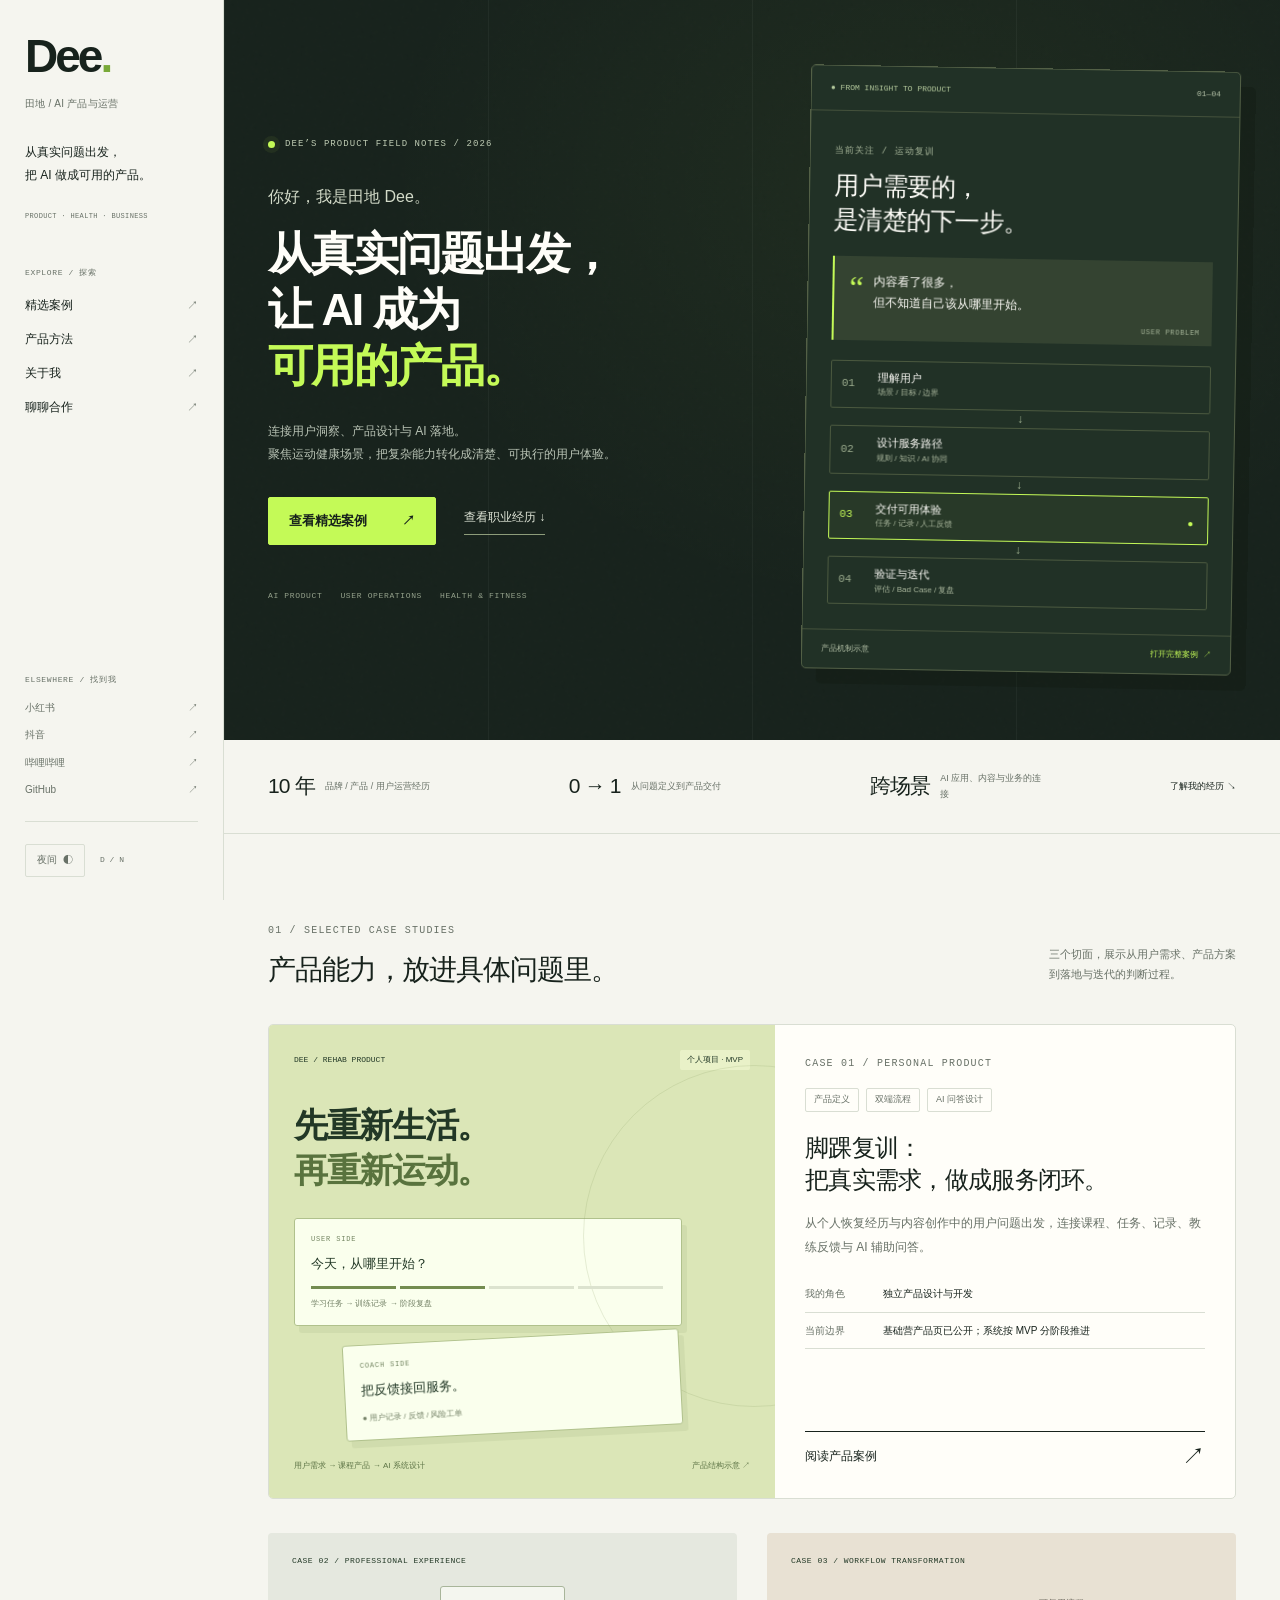
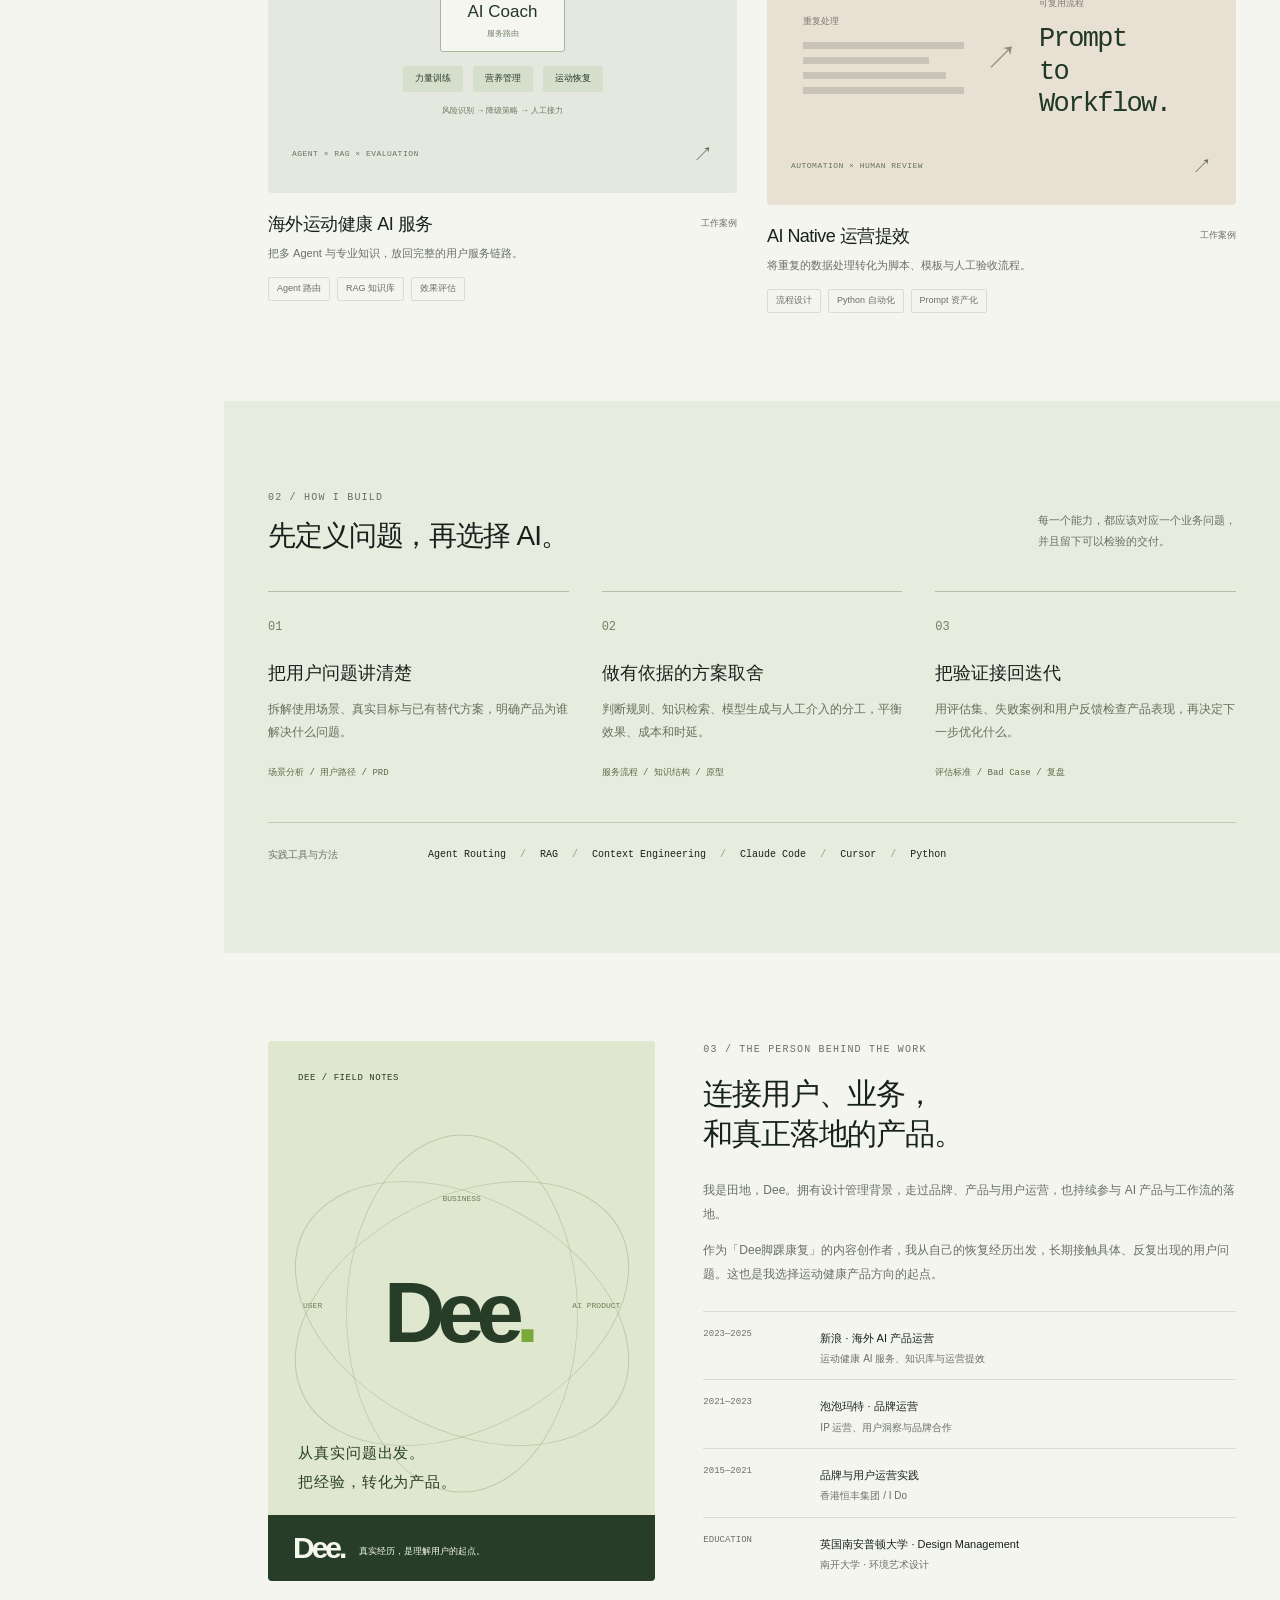
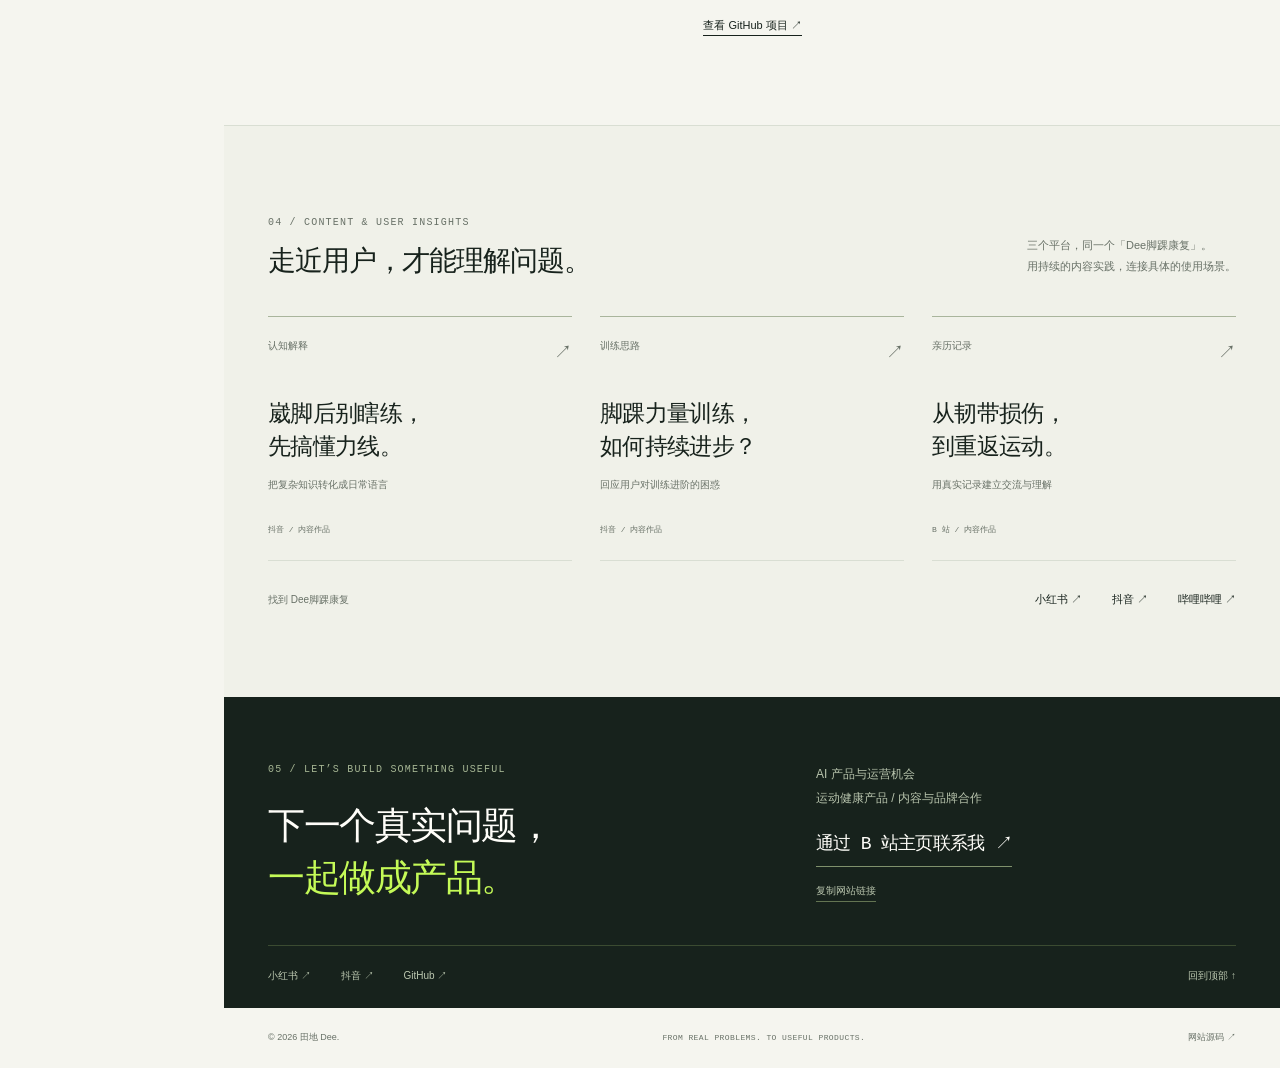
<file: index.html>
<!doctype html>
<html lang="zh-CN"><head><meta charset="utf-8"><meta name="viewport" content="width=device-width,initial-scale=1"><title>田地 Dee｜AI 产品与运营</title><meta name="description" content="田地 Dee 的 AI 产品作品集。从运动健康的真实问题出发，展示产品设计、Agent、RAG、效果评估与运营提效实践。"><meta name="theme-color" content="#17221c"><meta property="og:title" content="田地 Dee｜AI 产品与运营"><meta property="og:description" content="从真实问题出发，让 AI 成为可用的产品。"><link rel="icon" href="assets/favicon.svg" type="image/svg+xml"><link rel="stylesheet" href="assets/style.css?v=20261019-motion"><script src="assets/site.js?v=20261019-motion" defer></script></head>
<body class="portfolio-layout"><a class="skip-link" href="#main">跳到主要内容</a>
<header class="site-header"><nav class="container nav" aria-label="主导航"><a class="brand" href="./" aria-label="田地 Dee 首页"><span class="wordmark">Dee<span>.</span></span><small>田地 / AI 产品与运营</small></a><div class="rail-profile"><p>从真实问题出发，<br>把 AI 做成可用的产品。</p><span>PRODUCT · HEALTH · BUSINESS</span></div><button class="menu-toggle" type="button" aria-controls="navigation" aria-expanded="false">菜单 ☰</button><div class="nav-links" id="navigation"><span class="rail-label">EXPLORE / 探索</span><a href="./#work">精选案例 <span>↗</span></a><a href="./#approach">产品方法 <span>↗</span></a><a href="./#about">关于我 <span>↗</span></a><a href="./#contact">聊聊合作 <span>↗</span></a></div><div class="rail-social"><span class="rail-label">ELSEWHERE / 找到我</span><a href="https://www.xiaohongshu.com/user/profile/5ed66f8f000000000100154d" target="_blank" rel="noopener">小红书 <span>↗</span></a><a href="https://v.douyin.com/60PGWPaqGlk/" target="_blank" rel="noopener">抖音 <span>↗</span></a><a href="https://space.bilibili.com/312870948" target="_blank" rel="noopener">哔哩哔哩 <span>↗</span></a><a href="https://github.com/tiandee0801-stack" target="_blank" rel="noopener">GitHub <span>↗</span></a></div><div class="rail-footer"><button class="appearance-toggle" type="button" aria-label="切换至夜间模式" aria-pressed="false">夜间 ◐</button><span>D / N</span></div></nav></header>
<main id="main"><section class="hero"><div class="container hero-grid"><div class="hero-copy"><p class="eyebrow"><span class="signal"></span> DEE’S PRODUCT FIELD NOTES / 2026</p><p class="hero-name">你好，我是田地 Dee。</p><h1><span class="hero-line">从真实问题出发，</span><span class="hero-line">让 AI 成为</span><span class="hero-line hero-accent">可用的产品。</span></h1><p class="hero-description">连接用户洞察、产品设计与 AI 落地。<br>聚焦运动健康场景，把复杂能力转化成清楚、可执行的用户体验。</p><div class="actions"><a class="button lime" href="#work">查看精选案例 <span>↗</span></a><a class="hero-resume" href="#about">查看职业经历 ↓</a></div><div class="hero-foot"><span>AI PRODUCT</span><span>USER OPERATIONS</span><span>HEALTH & FITNESS</span></div></div><div class="product-board" aria-label="从用户问题到产品交付的机制示意"><div class="board-top"><span>● FROM INSIGHT TO PRODUCT</span><span>01—04</span></div><div class="board-heading"><span class="overline">当前关注 / 运动复训</span><h2>用户需要的，<br>是清楚的下一步。</h2></div><div class="board-question"><span aria-hidden="true">“</span><p>内容看了很多，<br>但不知道自己该从哪里开始。</p><small>USER PROBLEM</small></div><div class="board-path"><div><b>01</b><span>理解用户<small>场景 / 目标 / 边界</small></span></div><i>↓</i><div><b>02</b><span>设计服务路径<small>规则 / 知识 / AI 协同</small></span></div><i>↓</i><div class="path-active"><b>03</b><span>交付可用体验<small>任务 / 记录 / 人工反馈</small></span><em>●</em></div><i>↓</i><div><b>04</b><span>验证与迭代<small>评估 / Bad Case / 复盘</small></span></div></div><div class="board-bottom"><span>产品机制示意</span><a href="case-ankle.html">打开完整案例 ↗</a></div></div></div></section>
<div class="proof-strip"><div class="container proof-grid"><p><strong>10 年</strong><span>品牌 / 产品 / 用户运营经历</span></p><p><strong>0 → 1</strong><span>从问题定义到产品交付</span></p><p><strong>跨场景</strong><span>AI 应用、内容与业务的连接</span></p><a href="#about">了解我的经历 ↘</a></div></div>
<section class="section container" id="work" aria-labelledby="work-title"><div class="section-heading"><div><p class="eyebrow">01 / SELECTED CASE STUDIES</p><h2 id="work-title">产品能力，放进具体问题里。</h2></div><p>三个切面，展示从用户需求、产品方案<br>到落地与迭代的判断过程。</p></div><article class="featured-case"><div class="featured-visual"><div class="visual-top"><span>DEE / REHAB PRODUCT</span><span>个人项目 · MVP</span></div><div class="visual-title">先重新生活。<br><span>再重新运动。</span></div><div class="service-preview"><div class="preview-person"><span>USER SIDE</span><strong>今天，从哪里开始？</strong><div class="task-progress"><i></i><i></i><i></i><i></i></div><p>学习任务 → 训练记录 → 阶段复盘</p></div><div class="preview-coach"><span>COACH SIDE</span><strong>把反馈接回服务。</strong><p>● 用户记录 / 反馈 / 风险工单</p></div></div><div class="visual-bottom">用户需求 → 课程产品 → AI 系统设计 <span>产品结构示意 ↗</span></div></div><div class="featured-copy"><p class="eyebrow">CASE 01 / PERSONAL PRODUCT</p><div class="case-tags"><span>产品定义</span><span>双端流程</span><span>AI 问答设计</span></div><h3>脚踝复训：<br>把真实需求，做成服务闭环。</h3><p>从个人恢复经历与内容创作中的用户问题出发，连接课程、任务、记录、教练反馈与 AI 辅助问答。</p><dl class="case-facts"><div><dt>我的角色</dt><dd>独立产品设计与开发</dd></div><div><dt>当前边界</dt><dd>基础营产品页已公开；系统按 MVP 分阶段推进</dd></div></dl><a class="case-link" href="case-ankle.html">阅读产品案例 <span>↗</span></a></div></article>
<div class="secondary-cases"><article class="work-card"><a class="work-cover agent-cover" href="case-health-ai.html" aria-label="阅读海外运动健康 AI 服务案例"><span class="cover-kicker">CASE 02 / PROFESSIONAL EXPERIENCE</span><div class="agent-map"><div class="agent-hub">AI Coach<span>服务路由</span></div><div class="agent-nodes"><span>力量训练</span><span>营养管理</span><span>运动恢复</span></div><div class="agent-guard">风险识别 → 降级策略 → 人工接力</div></div><span class="cover-footer">AGENT × RAG × EVALUATION <b>↗</b></span></a><div class="work-card-heading"><h3><a href="case-health-ai.html">海外运动健康 AI 服务</a></h3><span>工作案例</span></div><p>把多 Agent 与专业知识，放回完整的用户服务链路。</p><div class="case-tags"><span>Agent 路由</span><span>RAG 知识库</span><span>效果评估</span></div></article><article class="work-card"><a class="work-cover ops-cover" href="case-operations.html" aria-label="阅读 AI Native 运营提效案例"><span class="cover-kicker">CASE 03 / WORKFLOW TRANSFORMATION</span><div class="ops-graphic"><div class="ops-before"><span>重复处理</span><i></i><i></i><i></i><i></i></div><span class="ops-arrow">↗</span><div class="ops-after"><span>可复用流程</span><strong>Prompt<br>to Workflow.</strong></div></div><span class="cover-footer">AUTOMATION × HUMAN REVIEW <b>↗</b></span></a><div class="work-card-heading"><h3><a href="case-operations.html">AI Native 运营提效</a></h3><span>工作案例</span></div><p>将重复的数据处理转化为脚本、模板与人工验收流程。</p><div class="case-tags"><span>流程设计</span><span>Python 自动化</span><span>Prompt 资产化</span></div></article></div></section>
<section class="approach section" id="approach" aria-labelledby="approach-title"><div class="container"><div class="section-heading"><div><p class="eyebrow">02 / HOW I BUILD</p><h2 id="approach-title">先定义问题，再选择 AI。</h2></div><p>每一个能力，都应该对应一个业务问题，<br>并且留下可以检验的交付。</p></div><div class="method-grid"><article><span class="method-number">01</span><h3>把用户问题讲清楚</h3><p>拆解使用场景、真实目标与已有替代方案，明确产品为谁解决什么问题。</p><span class="method-output">场景分析 / 用户路径 / PRD</span></article><article><span class="method-number">02</span><h3>做有依据的方案取舍</h3><p>判断规则、知识检索、模型生成与人工介入的分工，平衡效果、成本和时延。</p><span class="method-output">服务流程 / 知识结构 / 原型</span></article><article><span class="method-number">03</span><h3>把验证接回迭代</h3><p>用评估集、失败案例和用户反馈检查产品表现，再决定下一步优化什么。</p><span class="method-output">评估标准 / Bad Case / 复盘</span></article></div><div class="capability-line"><span>实践工具与方法</span><p>Agent Routing <i>/</i> RAG <i>/</i> Context Engineering <i>/</i> Claude Code <i>/</i> Cursor <i>/</i> Python</p></div></div></section>
<section class="section container about-section" id="about" aria-labelledby="about-title"><div class="about-photo"><div class="identity-art" role="img" aria-label="Dee 个人品牌字标与用户、业务、AI交叉的职业方向示意"><span class="identity-kicker">DEE / FIELD NOTES</span><div class="identity-orbits"><i></i><i></i><i></i><b>Dee<span>.</span></b></div><div class="identity-axes"><span>USER</span><span>BUSINESS</span><span>AI PRODUCT</span></div><span class="identity-caption">从真实问题出发。<br>把经验，转化为产品。</span></div><div class="photo-caption"><strong>Dee.</strong><span>真实经历，是理解用户的起点。</span></div></div><div class="about-copy"><p class="eyebrow">03 / THE PERSON BEHIND THE WORK</p><h2 id="about-title">连接用户、业务，<br>和真正落地的产品。</h2><p>我是田地，Dee。拥有设计管理背景，走过品牌、产品与用户运营，也持续参与 AI 产品与工作流的落地。</p><p>作为「Dee脚踝康复」的内容创作者，我从自己的恢复经历出发，长期接触具体、反复出现的用户问题。这也是我选择运动健康产品方向的起点。</p><div class="timeline"><div><span>2023—2025</span><p><strong>新浪 · 海外 AI 产品运营</strong><small>运动健康 AI 服务、知识库与运营提效</small></p></div><div><span>2021—2023</span><p><strong>泡泡玛特 · 品牌运营</strong><small>IP 运营、用户洞察与品牌合作</small></p></div><div><span>2015—2021</span><p><strong>品牌与用户运营实践</strong><small>香港恒丰集团 / I Do</small></p></div><div><span>EDUCATION</span><p><strong>英国南安普顿大学 · Design Management</strong><small>南开大学 · 环境艺术设计</small></p></div></div><a class="text-link" href="https://github.com/tiandee0801-stack" target="_blank" rel="noopener">查看 GitHub 项目 ↗</a></div></section>
<section class="section content-section" aria-labelledby="content-title"><div class="container"><div class="section-heading"><div><p class="eyebrow">04 / CONTENT & USER INSIGHTS</p><h2 id="content-title">走近用户，才能理解问题。</h2></div><p>三个平台，同一个「Dee脚踝康复」。<br>用持续的内容实践，连接具体的使用场景。</p></div><div class="content-grid"><a class="content-item" href="https://www.douyin.com/video/7548331510332738856" target="_blank" rel="noopener"><span>认知解释 <i>↗</i></span><h3>崴脚后别瞎练，<br>先搞懂力线。</h3><p>把复杂知识转化成日常语言</p><small>抖音 / 内容作品</small></a><a class="content-item" href="https://www.douyin.com/video/7551758389132021044" target="_blank" rel="noopener"><span>训练思路 <i>↗</i></span><h3>脚踝力量训练，<br>如何持续进步？</h3><p>回应用户对训练进阶的困惑</p><small>抖音 / 内容作品</small></a><a class="content-item" href="https://www.bilibili.com/video/BV14r376tEyW/" target="_blank" rel="noopener"><span>亲历记录 <i>↗</i></span><h3>从韧带损伤，<br>到重返运动。</h3><p>用真实记录建立交流与理解</p><small>B 站 / 内容作品</small></a></div><div class="social-links"><span>找到 Dee脚踝康复</span><a href="https://www.xiaohongshu.com/user/profile/5ed66f8f000000000100154d" target="_blank" rel="noopener">小红书 ↗</a><a href="https://v.douyin.com/60PGWPaqGlk/" target="_blank" rel="noopener">抖音 ↗</a><a href="https://space.bilibili.com/312870948" target="_blank" rel="noopener">哔哩哔哩 ↗</a></div></div></section>
<section class="contact-section" id="contact" aria-labelledby="contact-title"><div class="container"><div class="contact-top"><div><p class="eyebrow">05 / LET’S BUILD SOMETHING USEFUL</p><h2 id="contact-title">下一个真实问题，<br><span>一起做成产品。</span></h2></div><div class="contact-details"><p>AI 产品与运营机会<br>运动健康产品 / 内容与品牌合作</p><a class="contact-email" href="https://space.bilibili.com/312870948" target="_blank" rel="noopener">通过 B 站主页联系我 ↗</a><button class="copy-button" type="button" data-copy="https://tiandee0801-stack.github.io/website/">复制网站链接</button></div></div><div class="contact-bottom"><a href="https://www.xiaohongshu.com/user/profile/5ed66f8f000000000100154d" target="_blank" rel="noopener">小红书 ↗</a><a href="https://v.douyin.com/60PGWPaqGlk/" target="_blank" rel="noopener">抖音 ↗</a><a href="https://github.com/tiandee0801-stack" target="_blank" rel="noopener">GitHub ↗</a><a href="#main">回到顶部 ↑</a></div></div></section></main><footer class="site-footer container"><span>© <span data-year>2026</span> 田地 Dee.</span><span>FROM REAL PROBLEMS. TO USEFUL PRODUCTS.</span><a href="https://github.com/tiandee0801-stack/website" target="_blank" rel="noopener">网站源码 ↗</a></footer><div class="toast" role="status" aria-live="polite"></div></body></html>
</file>
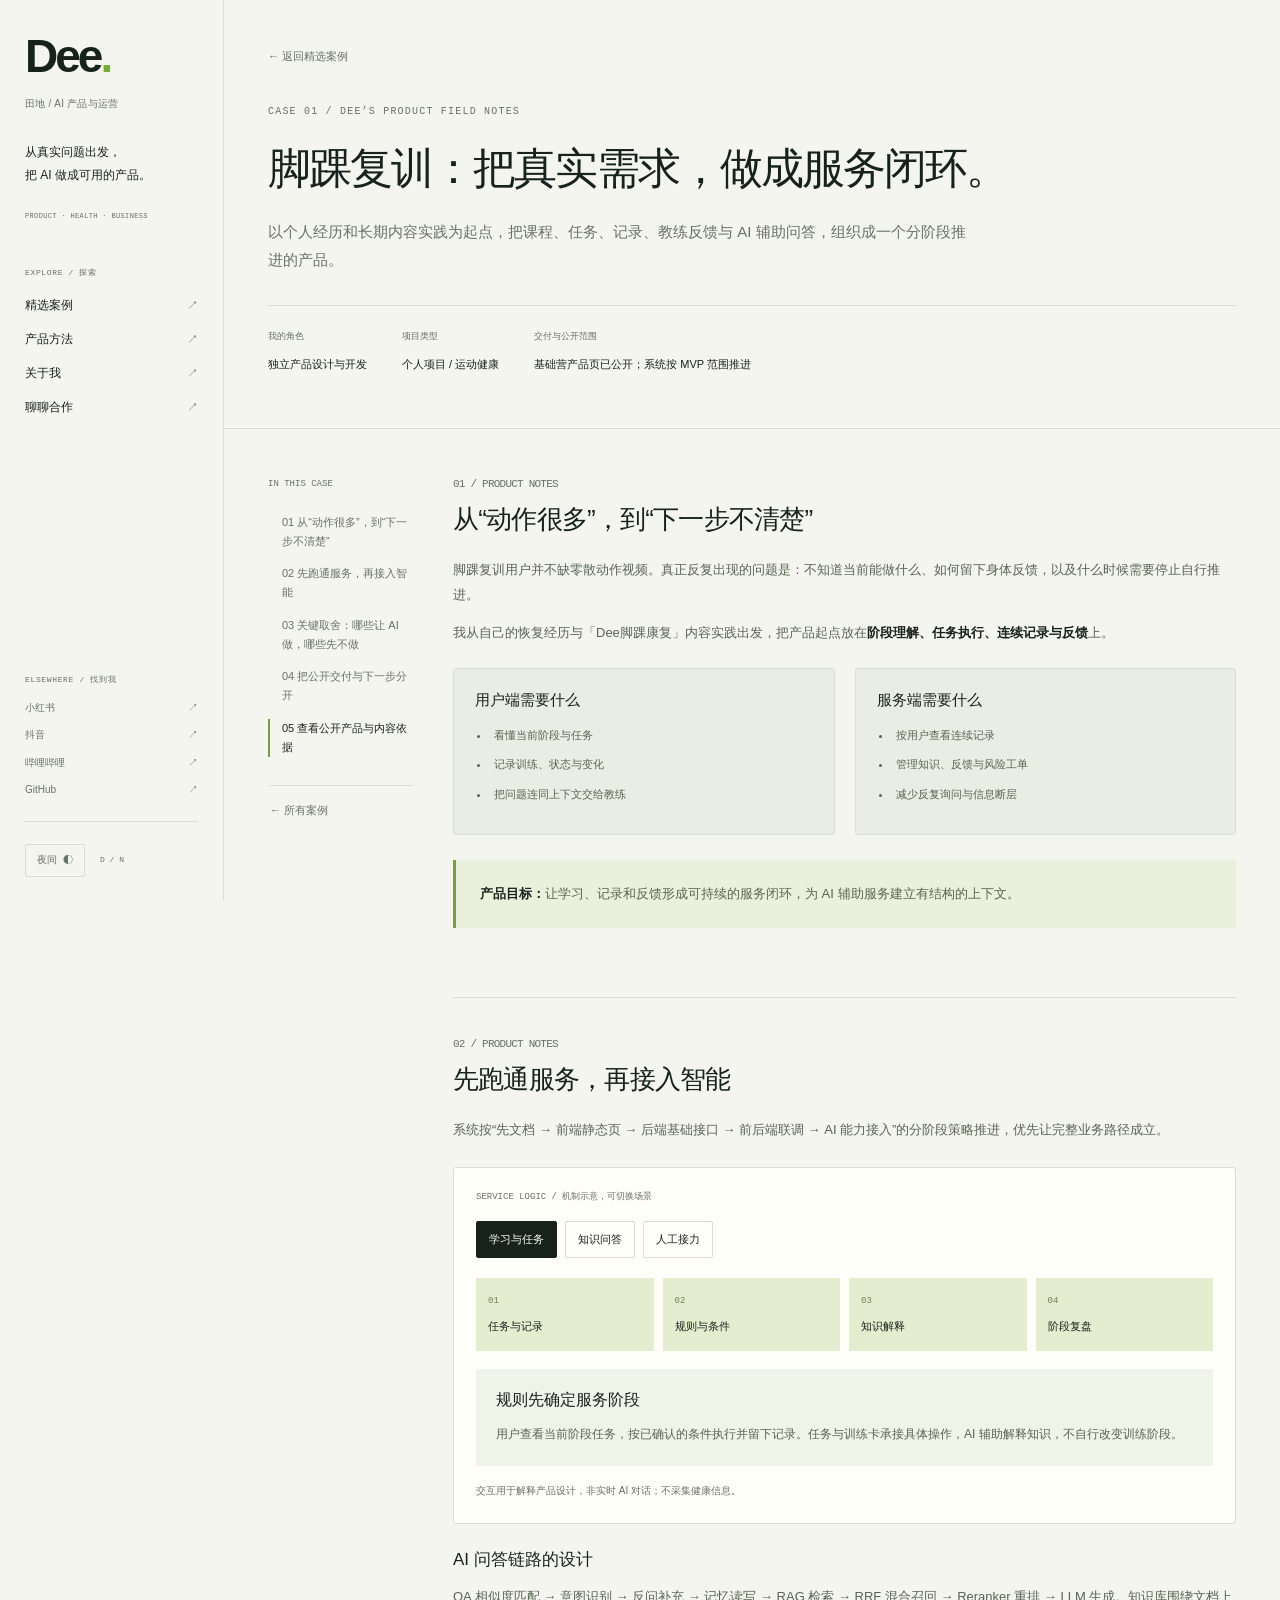
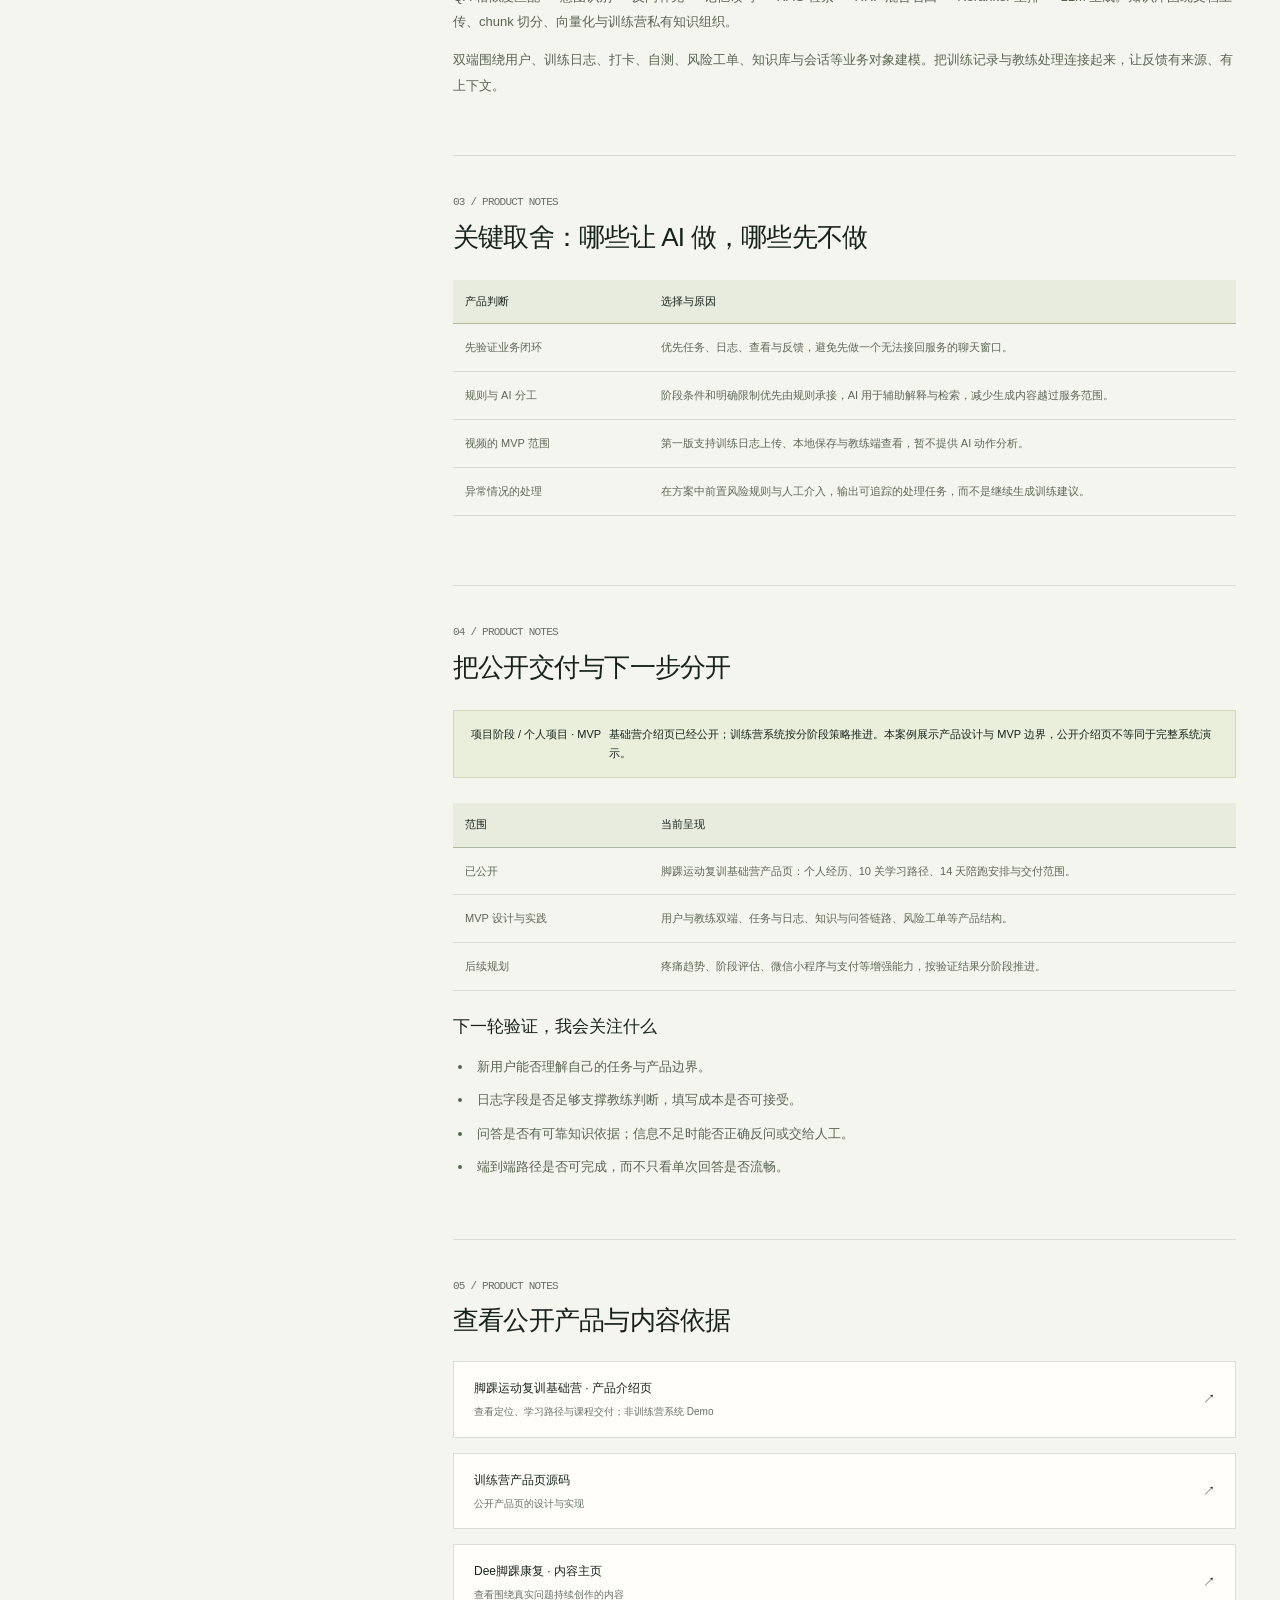
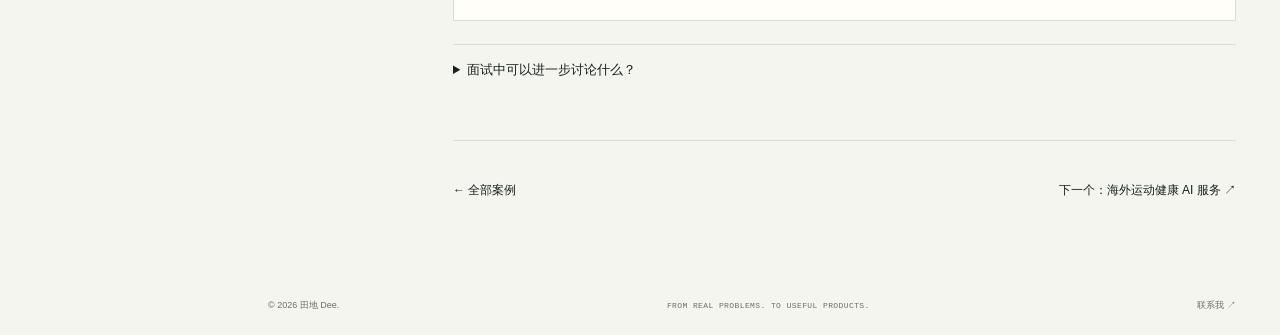
<file: case-ankle.html>
<!doctype html><html lang="zh-CN"><head><meta charset="utf-8"><meta name="viewport" content="width=device-width,initial-scale=1"><title>脚踝复训：把真实需求，做成服务闭环。｜田地 Dee</title><meta name="description" content="以个人经历和长期内容实践为起点，把课程、任务、记录、教练反馈与 AI 辅助问答，组织成一个分阶段推进的产品。"><meta name="theme-color" content="#17221c"><link rel="icon" href="assets/favicon.svg" type="image/svg+xml"><link rel="stylesheet" href="assets/style.css?v=20261019-motion"><script src="assets/site.js?v=20261019-motion" defer></script></head><body class="portfolio-layout"><a class="skip-link" href="#main">跳到主要内容</a><header class="site-header"><nav class="container nav" aria-label="主导航"><a class="brand" href="./" aria-label="田地 Dee 首页"><span class="wordmark">Dee<span>.</span></span><small>田地 / AI 产品与运营</small></a><div class="rail-profile"><p>从真实问题出发，<br>把 AI 做成可用的产品。</p><span>PRODUCT · HEALTH · BUSINESS</span></div><button class="menu-toggle" type="button" aria-controls="navigation" aria-expanded="false">菜单 ☰</button><div class="nav-links" id="navigation"><span class="rail-label">EXPLORE / 探索</span><a href="./#work">精选案例 <span>↗</span></a><a href="./#approach">产品方法 <span>↗</span></a><a href="./#about">关于我 <span>↗</span></a><a href="./#contact">聊聊合作 <span>↗</span></a></div><div class="rail-social"><span class="rail-label">ELSEWHERE / 找到我</span><a href="https://www.xiaohongshu.com/user/profile/5ed66f8f000000000100154d" target="_blank" rel="noopener">小红书 <span>↗</span></a><a href="https://v.douyin.com/60PGWPaqGlk/" target="_blank" rel="noopener">抖音 <span>↗</span></a><a href="https://space.bilibili.com/312870948" target="_blank" rel="noopener">哔哩哔哩 <span>↗</span></a><a href="https://github.com/tiandee0801-stack" target="_blank" rel="noopener">GitHub <span>↗</span></a></div><div class="rail-footer"><button class="appearance-toggle" type="button" aria-label="切换至夜间模式" aria-pressed="false">夜间 ◐</button><span>D / N</span></div></nav></header><main id="main"><div class="container case-hero"><a class="back-link" href="./#work">← 返回精选案例</a><p class="eyebrow">CASE 01 / DEE’S PRODUCT FIELD NOTES</p><h1>脚踝复训：把真实需求，做成服务闭环。</h1><p class="case-lead">以个人经历和长期内容实践为起点，把课程、任务、记录、教练反馈与 AI 辅助问答，组织成一个分阶段推进的产品。</p><div class="case-meta"><div><span>我的角色</span><strong>独立产品设计与开发</strong></div><div><span>项目类型</span><strong>个人项目 / 运动健康</strong></div><div><span>交付与公开范围</span><strong>基础营产品页已公开；系统按 MVP 范围推进</strong></div></div></div><div class="container case-layout"><aside class="case-toc" aria-label="案例目录"><span>IN THIS CASE</span><a href="#s1">01 从“动作很多”，到“下一步不清楚”</a><a href="#s2">02 先跑通服务，再接入智能</a><a href="#s3">03 关键取舍：哪些让 AI 做，哪些先不做</a><a href="#s4">04 把公开交付与下一步分开</a><a href="#s5">05 查看公开产品与内容依据</a><a class="toc-back" href="./#work">← 所有案例</a></aside><article class="case-article"><section id="s1"><h2><span>01 / PRODUCT NOTES</span>从“动作很多”，到“下一步不清楚”</h2><p>脚踝复训用户并不缺零散动作视频。真正反复出现的问题是：不知道当前能做什么、如何留下身体反馈，以及什么时候需要停止自行推进。</p><p>我从自己的恢复经历与「Dee脚踝康复」内容实践出发，把产品起点放在<strong>阶段理解、任务执行、连续记录与反馈</strong>上。</p><div class="comparison"><div><h3>用户端需要什么</h3><ul><li>看懂当前阶段与任务</li><li>记录训练、状态与变化</li><li>把问题连同上下文交给教练</li></ul></div><div><h3>服务端需要什么</h3><ul><li>按用户查看连续记录</li><li>管理知识、反馈与风险工单</li><li>减少反复询问与信息断层</li></ul></div></div><div class="case-summary"><p><strong>产品目标：</strong>让学习、记录和反馈形成可持续的服务闭环，为 AI 辅助服务建立有结构的上下文。</p></div></section><section id="s2"><h2><span>02 / PRODUCT NOTES</span>先跑通服务，再接入智能</h2><p>系统按“先文档 → 前端静态页 → 后端基础接口 → 前后端联调 → AI 能力接入”的分阶段策略推进，优先让完整业务路径成立。</p><div class="case-artifact"><div class="artifact-caption">SERVICE LOGIC / 机制示意，可切换场景</div><div class="scenario-controls" role="group" aria-label="查看产品服务场景"><button type="button" data-scenario="task" aria-pressed="true">学习与任务</button><button type="button" data-scenario="knowledge" aria-pressed="false">知识问答</button><button type="button" data-scenario="handoff" aria-pressed="false">人工接力</button></div><div class="route-map"><div><b>01</b><span data-route-step>任务与记录</span></div><div><b>02</b><span data-route-step>规则与条件</span></div><div><b>03</b><span data-route-step>知识解释</span></div><div><b>04</b><span data-route-step>阶段复盘</span></div></div><div class="scenario-output" aria-live="polite"><h3 id="scenario-title">规则先确定服务阶段</h3><p id="scenario-text">用户查看当前阶段任务，按已确认的条件执行并留下记录。任务与训练卡承接具体操作，AI 辅助解释知识，不自行改变训练阶段。</p></div><p class="artifact-note">交互用于解释产品设计，非实时 AI 对话；不采集健康信息。</p></div><h3>AI 问答链路的设计</h3><p>QA 相似度匹配 → 意图识别 → 反问补充 → 记忆读写 → RAG 检索 → RRF 混合召回 → Reranker 重排 → LLM 生成。知识库围绕文档上传、chunk 切分、向量化与训练营私有知识组织。</p><p>双端围绕用户、训练日志、打卡、自测、风险工单、知识库与会话等业务对象建模。把训练记录与教练处理连接起来，让反馈有来源、有上下文。</p></section><section id="s3"><h2><span>03 / PRODUCT NOTES</span>关键取舍：哪些让 AI 做，哪些先不做</h2><table class="case-table"><thead><tr><th>产品判断</th><th>选择与原因</th></tr></thead><tbody><tr><td>先验证业务闭环</td><td>优先任务、日志、查看与反馈，避免先做一个无法接回服务的聊天窗口。</td></tr><tr><td>规则与 AI 分工</td><td>阶段条件和明确限制优先由规则承接，AI 用于辅助解释与检索，减少生成内容越过服务范围。</td></tr><tr><td>视频的 MVP 范围</td><td>第一版支持训练日志上传、本地保存与教练端查看，暂不提供 AI 动作分析。</td></tr><tr><td>异常情况的处理</td><td>在方案中前置风险规则与人工介入，输出可追踪的处理任务，而不是继续生成训练建议。</td></tr></tbody></table></section><section id="s4"><h2><span>04 / PRODUCT NOTES</span>把公开交付与下一步分开</h2><div class="case-status"><b>项目阶段 / 个人项目 · MVP</b><span>基础营介绍页已经公开；训练营系统按分阶段策略推进。本案例展示产品设计与 MVP 边界，公开介绍页不等同于完整系统演示。</span></div><table class="case-table"><thead><tr><th>范围</th><th>当前呈现</th></tr></thead><tbody><tr><td>已公开</td><td>脚踝运动复训基础营产品页：个人经历、10 关学习路径、14 天陪跑安排与交付范围。</td></tr><tr><td>MVP 设计与实践</td><td>用户与教练双端、任务与日志、知识与问答链路、风险工单等产品结构。</td></tr><tr><td>后续规划</td><td>疼痛趋势、阶段评估、微信小程序与支付等增强能力，按验证结果分阶段推进。</td></tr></tbody></table><h3>下一轮验证，我会关注什么</h3><ul><li>新用户能否理解自己的任务与产品边界。</li><li>日志字段是否足够支撑教练判断，填写成本是否可接受。</li><li>问答是否有可靠知识依据；信息不足时能否正确反问或交给人工。</li><li>端到端路径是否可完成，而不只看单次回答是否流畅。</li></ul></section><section id="s5"><h2><span>05 / PRODUCT NOTES</span>查看公开产品与内容依据</h2><div class="case-resource"><a href="https://tiandee0801-stack.github.io/dee-ankle-training-camp/" target="_blank" rel="noopener"><span>脚踝运动复训基础营 · 产品介绍页<small>查看定位、学习路径与课程交付；非训练营系统 Demo</small></span><span>↗</span></a><a href="https://github.com/tiandee0801-stack/dee-ankle-training-camp" target="_blank" rel="noopener"><span>训练营产品页源码<small>公开产品页的设计与实现</small></span><span>↗</span></a><a href="https://space.bilibili.com/312870948" target="_blank" rel="noopener"><span>Dee脚踝康复 · 内容主页<small>查看围绕真实问题持续创作的内容</small></span><span>↗</span></a></div><details><summary>面试中可以进一步讨论什么？</summary><p>如何从内容反馈提炼需求；为什么先建立日志与教练流程；怎样为 RAG 组织知识；如何定义风险与人工介入；如何区分产品交付与算法能力。</p></details></section><div class="case-nav-next"><a href="./#work">← 全部案例</a><a href="case-health-ai.html">下一个：海外运动健康 AI 服务 ↗</a></div></article></div></main><footer class="site-footer container"><span>© <span data-year>2026</span> 田地 Dee.</span><span>FROM REAL PROBLEMS. TO USEFUL PRODUCTS.</span><a href="./#contact">联系我 ↗</a></footer><div class="toast" role="status" aria-live="polite"></div></body></html>
</file>
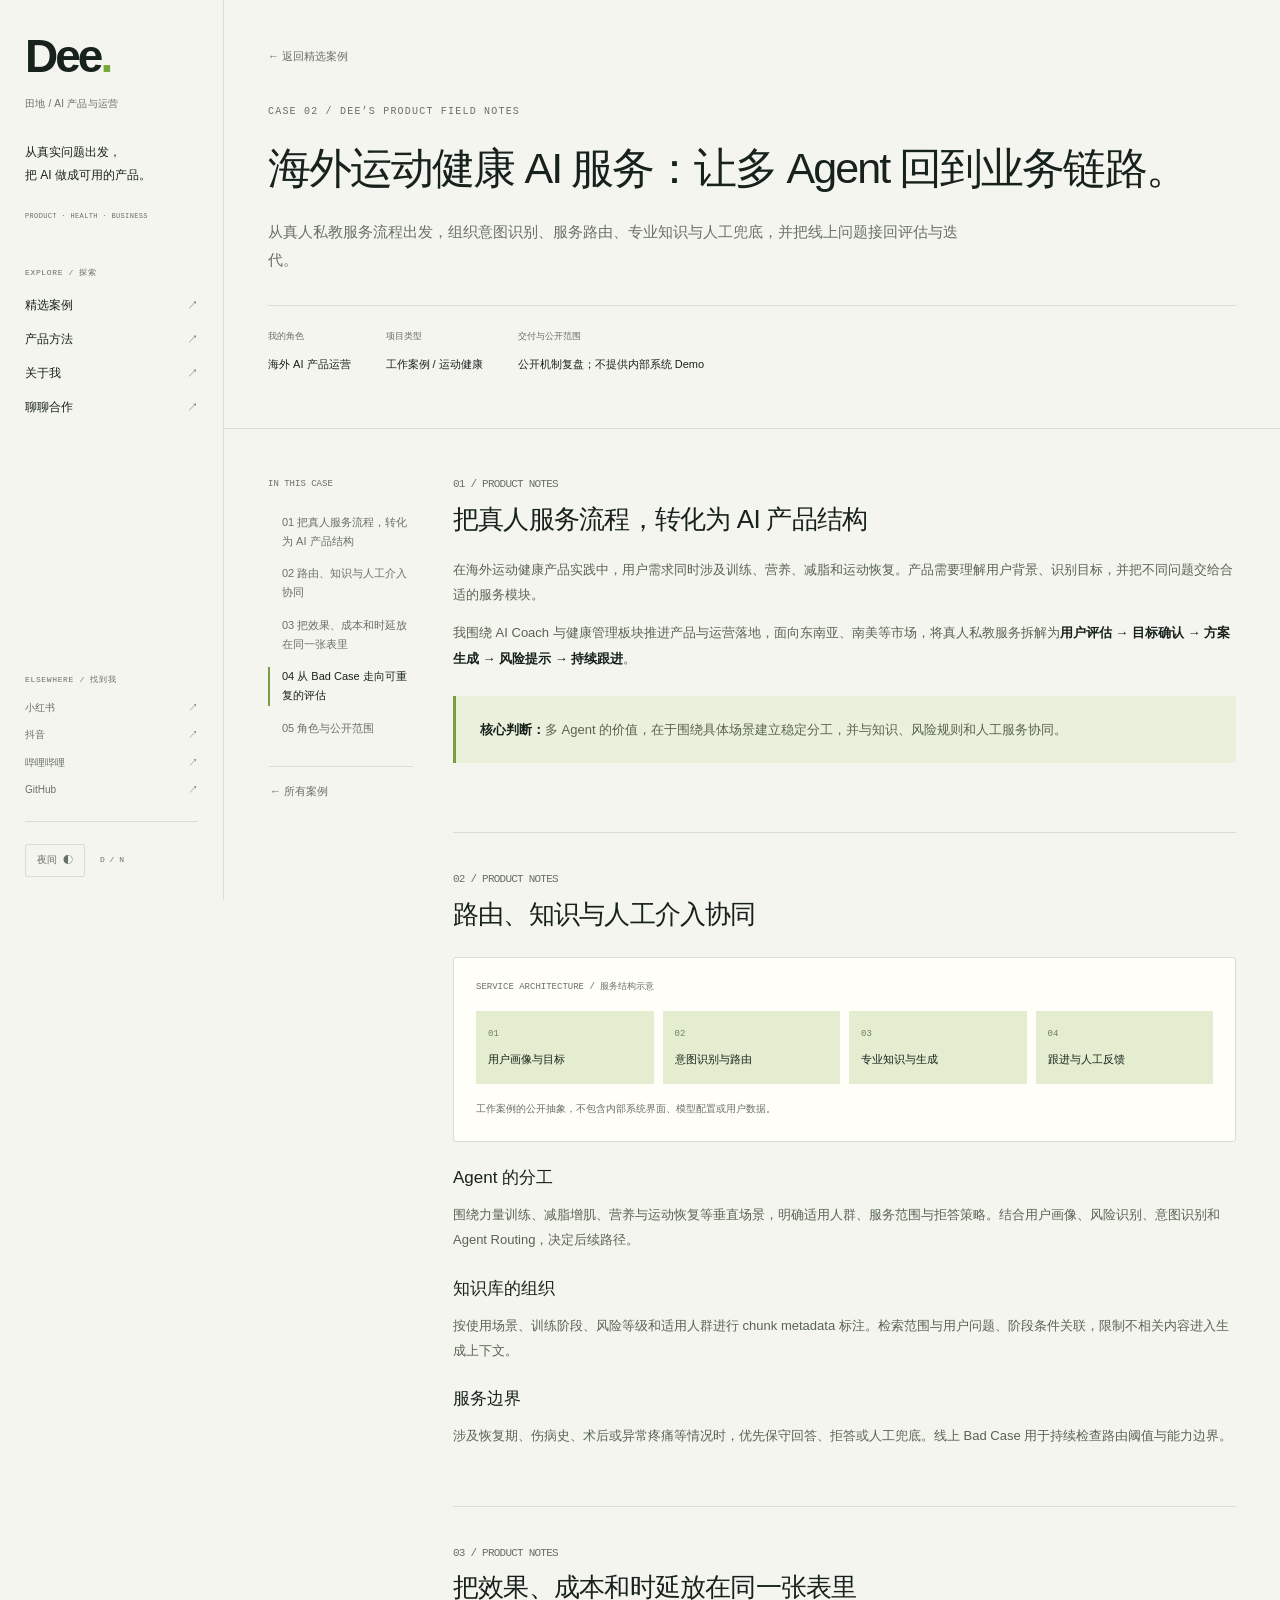
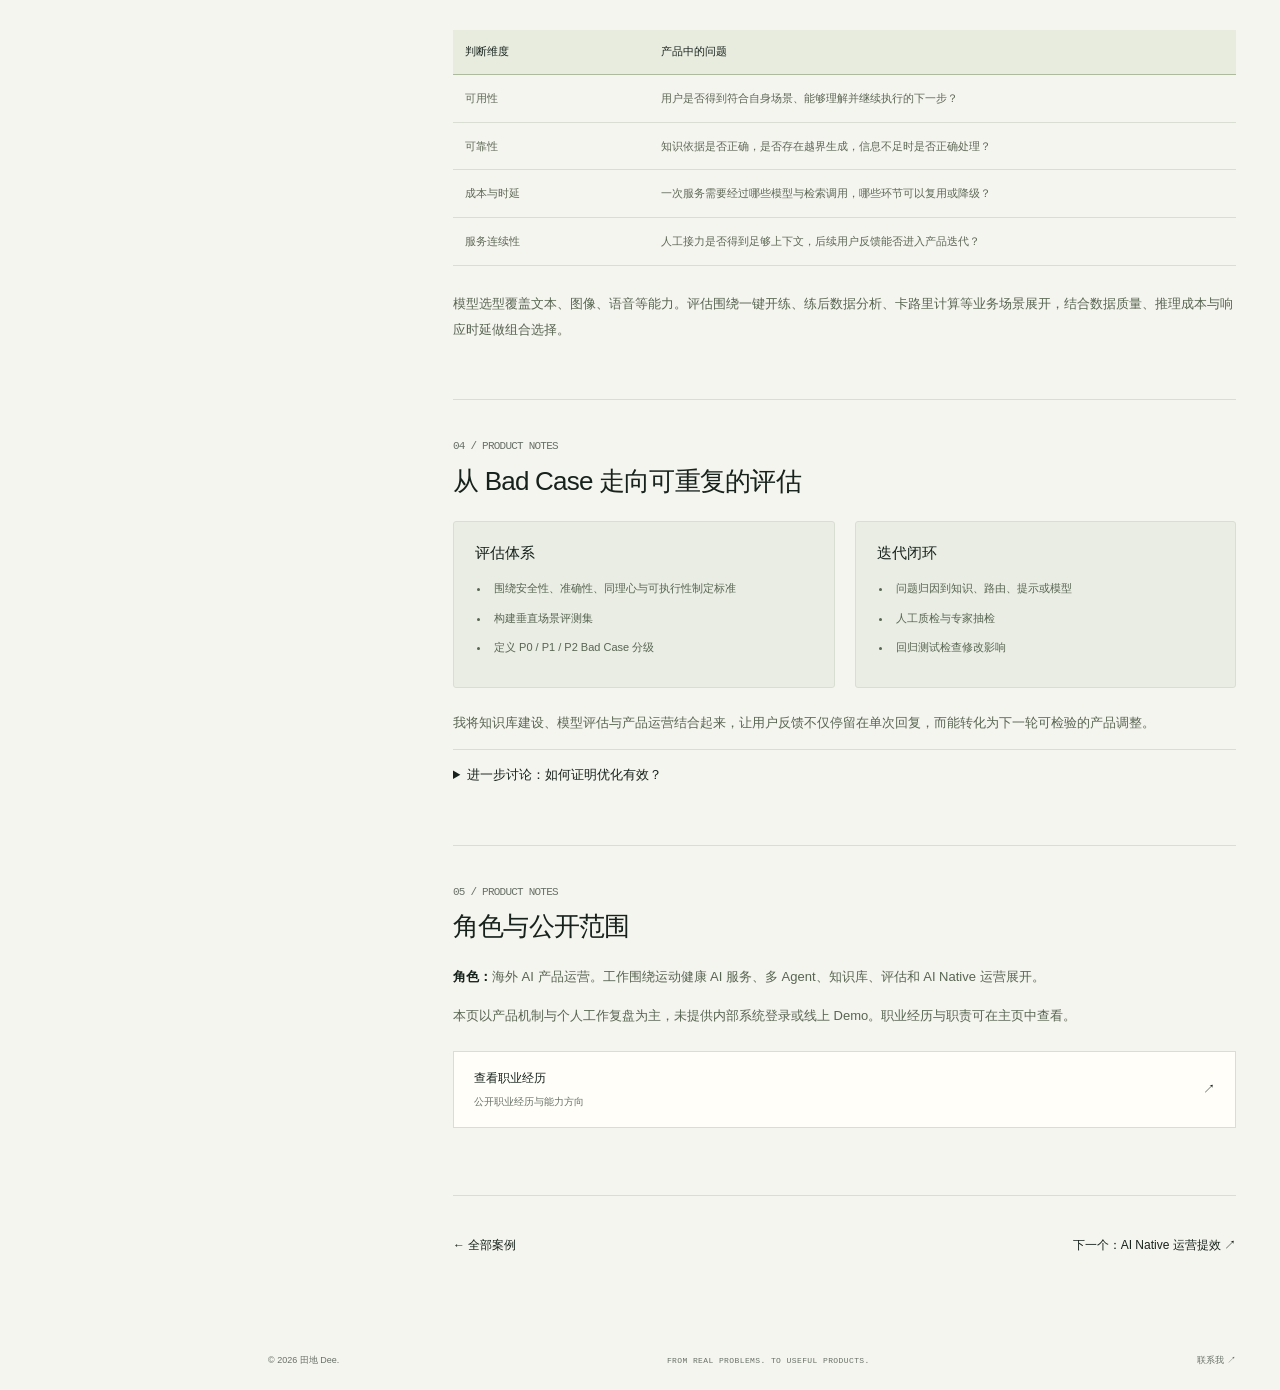
<file: case-health-ai.html>
<!doctype html><html lang="zh-CN"><head><meta charset="utf-8"><meta name="viewport" content="width=device-width,initial-scale=1"><title>海外运动健康 AI 服务：让多 Agent 回到业务链路。｜田地 Dee</title><meta name="description" content="从真人私教服务流程出发，组织意图识别、服务路由、专业知识与人工兜底，并把线上问题接回评估与迭代。"><meta name="theme-color" content="#17221c"><link rel="icon" href="assets/favicon.svg" type="image/svg+xml"><link rel="stylesheet" href="assets/style.css?v=20261019-motion"><script src="assets/site.js?v=20261019-motion" defer></script></head><body class="portfolio-layout"><a class="skip-link" href="#main">跳到主要内容</a><header class="site-header"><nav class="container nav" aria-label="主导航"><a class="brand" href="./" aria-label="田地 Dee 首页"><span class="wordmark">Dee<span>.</span></span><small>田地 / AI 产品与运营</small></a><div class="rail-profile"><p>从真实问题出发，<br>把 AI 做成可用的产品。</p><span>PRODUCT · HEALTH · BUSINESS</span></div><button class="menu-toggle" type="button" aria-controls="navigation" aria-expanded="false">菜单 ☰</button><div class="nav-links" id="navigation"><span class="rail-label">EXPLORE / 探索</span><a href="./#work">精选案例 <span>↗</span></a><a href="./#approach">产品方法 <span>↗</span></a><a href="./#about">关于我 <span>↗</span></a><a href="./#contact">聊聊合作 <span>↗</span></a></div><div class="rail-social"><span class="rail-label">ELSEWHERE / 找到我</span><a href="https://www.xiaohongshu.com/user/profile/5ed66f8f000000000100154d" target="_blank" rel="noopener">小红书 <span>↗</span></a><a href="https://v.douyin.com/60PGWPaqGlk/" target="_blank" rel="noopener">抖音 <span>↗</span></a><a href="https://space.bilibili.com/312870948" target="_blank" rel="noopener">哔哩哔哩 <span>↗</span></a><a href="https://github.com/tiandee0801-stack" target="_blank" rel="noopener">GitHub <span>↗</span></a></div><div class="rail-footer"><button class="appearance-toggle" type="button" aria-label="切换至夜间模式" aria-pressed="false">夜间 ◐</button><span>D / N</span></div></nav></header><main id="main"><div class="container case-hero"><a class="back-link" href="./#work">← 返回精选案例</a><p class="eyebrow">CASE 02 / DEE’S PRODUCT FIELD NOTES</p><h1>海外运动健康 AI 服务：让多 Agent 回到业务链路。</h1><p class="case-lead">从真人私教服务流程出发，组织意图识别、服务路由、专业知识与人工兜底，并把线上问题接回评估与迭代。</p><div class="case-meta"><div><span>我的角色</span><strong>海外 AI 产品运营</strong></div><div><span>项目类型</span><strong>工作案例 / 运动健康</strong></div><div><span>交付与公开范围</span><strong>公开机制复盘；不提供内部系统 Demo</strong></div></div></div><div class="container case-layout"><aside class="case-toc" aria-label="案例目录"><span>IN THIS CASE</span><a href="#s1">01 把真人服务流程，转化为 AI 产品结构</a><a href="#s2">02 路由、知识与人工介入协同</a><a href="#s3">03 把效果、成本和时延放在同一张表里</a><a href="#s4">04 从 Bad Case 走向可重复的评估</a><a href="#s5">05 角色与公开范围</a><a class="toc-back" href="./#work">← 所有案例</a></aside><article class="case-article"><section id="s1"><h2><span>01 / PRODUCT NOTES</span>把真人服务流程，转化为 AI 产品结构</h2><p>在海外运动健康产品实践中，用户需求同时涉及训练、营养、减脂和运动恢复。产品需要理解用户背景、识别目标，并把不同问题交给合适的服务模块。</p><p>我围绕 AI Coach 与健康管理板块推进产品与运营落地，面向东南亚、南美等市场，将真人私教服务拆解为<strong>用户评估 → 目标确认 → 方案生成 → 风险提示 → 持续跟进</strong>。</p><div class="case-summary"><p><strong>核心判断：</strong>多 Agent 的价值，在于围绕具体场景建立稳定分工，并与知识、风险规则和人工服务协同。</p></div></section><section id="s2"><h2><span>02 / PRODUCT NOTES</span>路由、知识与人工介入协同</h2><div class="case-artifact"><div class="artifact-caption">SERVICE ARCHITECTURE / 服务结构示意</div><div class="route-map"><div><b>01</b><span>用户画像与目标</span></div><div><b>02</b><span>意图识别与路由</span></div><div><b>03</b><span>专业知识与生成</span></div><div><b>04</b><span>跟进与人工反馈</span></div></div><p class="artifact-note">工作案例的公开抽象，不包含内部系统界面、模型配置或用户数据。</p></div><h3>Agent 的分工</h3><p>围绕力量训练、减脂增肌、营养与运动恢复等垂直场景，明确适用人群、服务范围与拒答策略。结合用户画像、风险识别、意图识别和 Agent Routing，决定后续路径。</p><h3>知识库的组织</h3><p>按使用场景、训练阶段、风险等级和适用人群进行 chunk metadata 标注。检索范围与用户问题、阶段条件关联，限制不相关内容进入生成上下文。</p><h3>服务边界</h3><p>涉及恢复期、伤病史、术后或异常疼痛等情况时，优先保守回答、拒答或人工兜底。线上 Bad Case 用于持续检查路由阈值与能力边界。</p></section><section id="s3"><h2><span>03 / PRODUCT NOTES</span>把效果、成本和时延放在同一张表里</h2><table class="case-table"><thead><tr><th>判断维度</th><th>产品中的问题</th></tr></thead><tbody><tr><td>可用性</td><td>用户是否得到符合自身场景、能够理解并继续执行的下一步？</td></tr><tr><td>可靠性</td><td>知识依据是否正确，是否存在越界生成，信息不足时是否正确处理？</td></tr><tr><td>成本与时延</td><td>一次服务需要经过哪些模型与检索调用，哪些环节可以复用或降级？</td></tr><tr><td>服务连续性</td><td>人工接力是否得到足够上下文，后续用户反馈能否进入产品迭代？</td></tr></tbody></table><p>模型选型覆盖文本、图像、语音等能力。评估围绕一键开练、练后数据分析、卡路里计算等业务场景展开，结合数据质量、推理成本与响应时延做组合选择。</p></section><section id="s4"><h2><span>04 / PRODUCT NOTES</span>从 Bad Case 走向可重复的评估</h2><div class="comparison"><div><h3>评估体系</h3><ul><li>围绕安全性、准确性、同理心与可执行性制定标准</li><li>构建垂直场景评测集</li><li>定义 P0 / P1 / P2 Bad Case 分级</li></ul></div><div><h3>迭代闭环</h3><ul><li>问题归因到知识、路由、提示或模型</li><li>人工质检与专家抽检</li><li>回归测试检查修改影响</li></ul></div></div><p>我将知识库建设、模型评估与产品运营结合起来，让用户反馈不仅停留在单次回复，而能转化为下一轮可检验的产品调整。</p><details><summary>进一步讨论：如何证明优化有效？</summary><p>明确评估样本、评分口径与时间范围，结合用户行为和服务反馈查看变化。单条优质回答不足以证明整体能力，需要持续回归与实际业务表现相互验证。</p></details></section><section id="s5"><h2><span>05 / PRODUCT NOTES</span>角色与公开范围</h2><p><strong>角色：</strong>海外 AI 产品运营。工作围绕运动健康 AI 服务、多 Agent、知识库、评估和 AI Native 运营展开。</p><p>本页以产品机制与个人工作复盘为主，未提供内部系统登录或线上 Demo。职业经历与职责可在主页中查看。</p><div class="case-resource"><a href="./#about" target="_blank" rel="noopener"><span>查看职业经历<small>公开职业经历与能力方向</small></span><span>↗</span></a></div></section><div class="case-nav-next"><a href="./#work">← 全部案例</a><a href="case-operations.html">下一个：AI Native 运营提效 ↗</a></div></article></div></main><footer class="site-footer container"><span>© <span data-year>2026</span> 田地 Dee.</span><span>FROM REAL PROBLEMS. TO USEFUL PRODUCTS.</span><a href="./#contact">联系我 ↗</a></footer><div class="toast" role="status" aria-live="polite"></div></body></html>
</file>
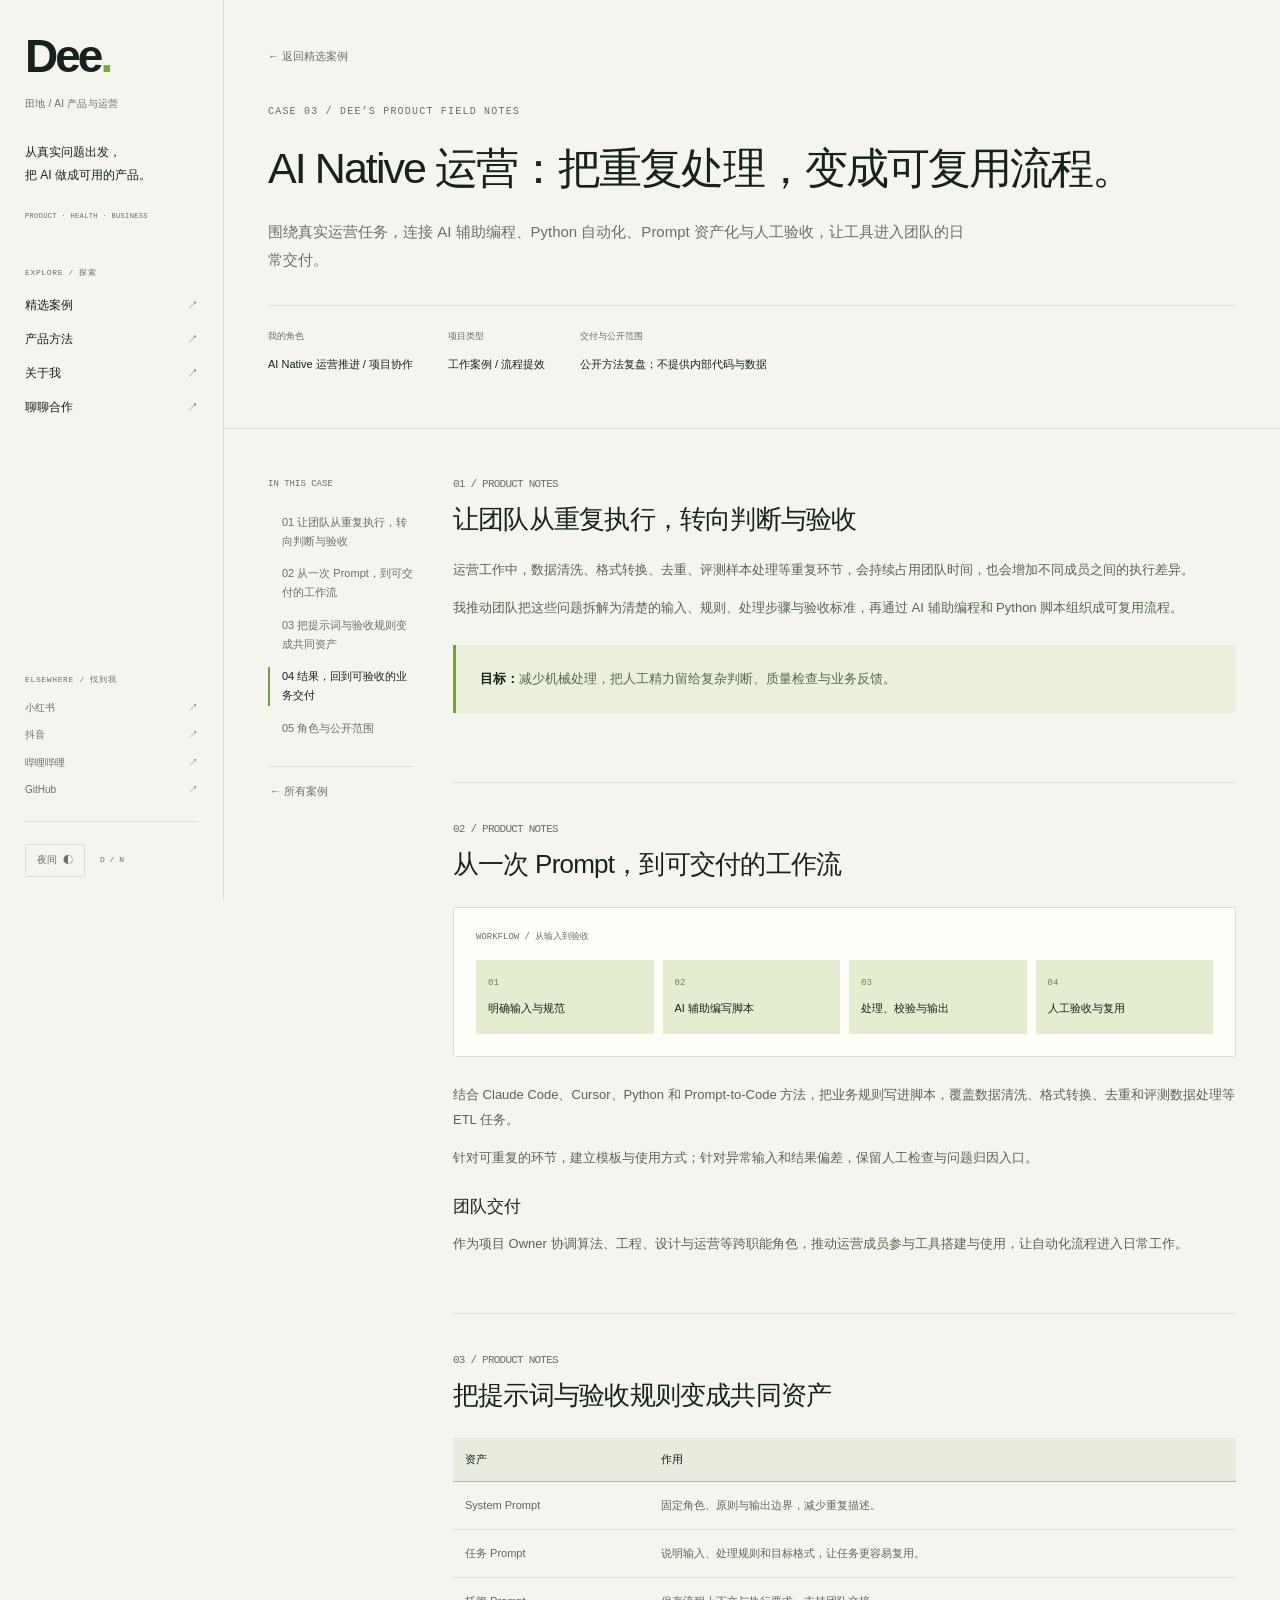
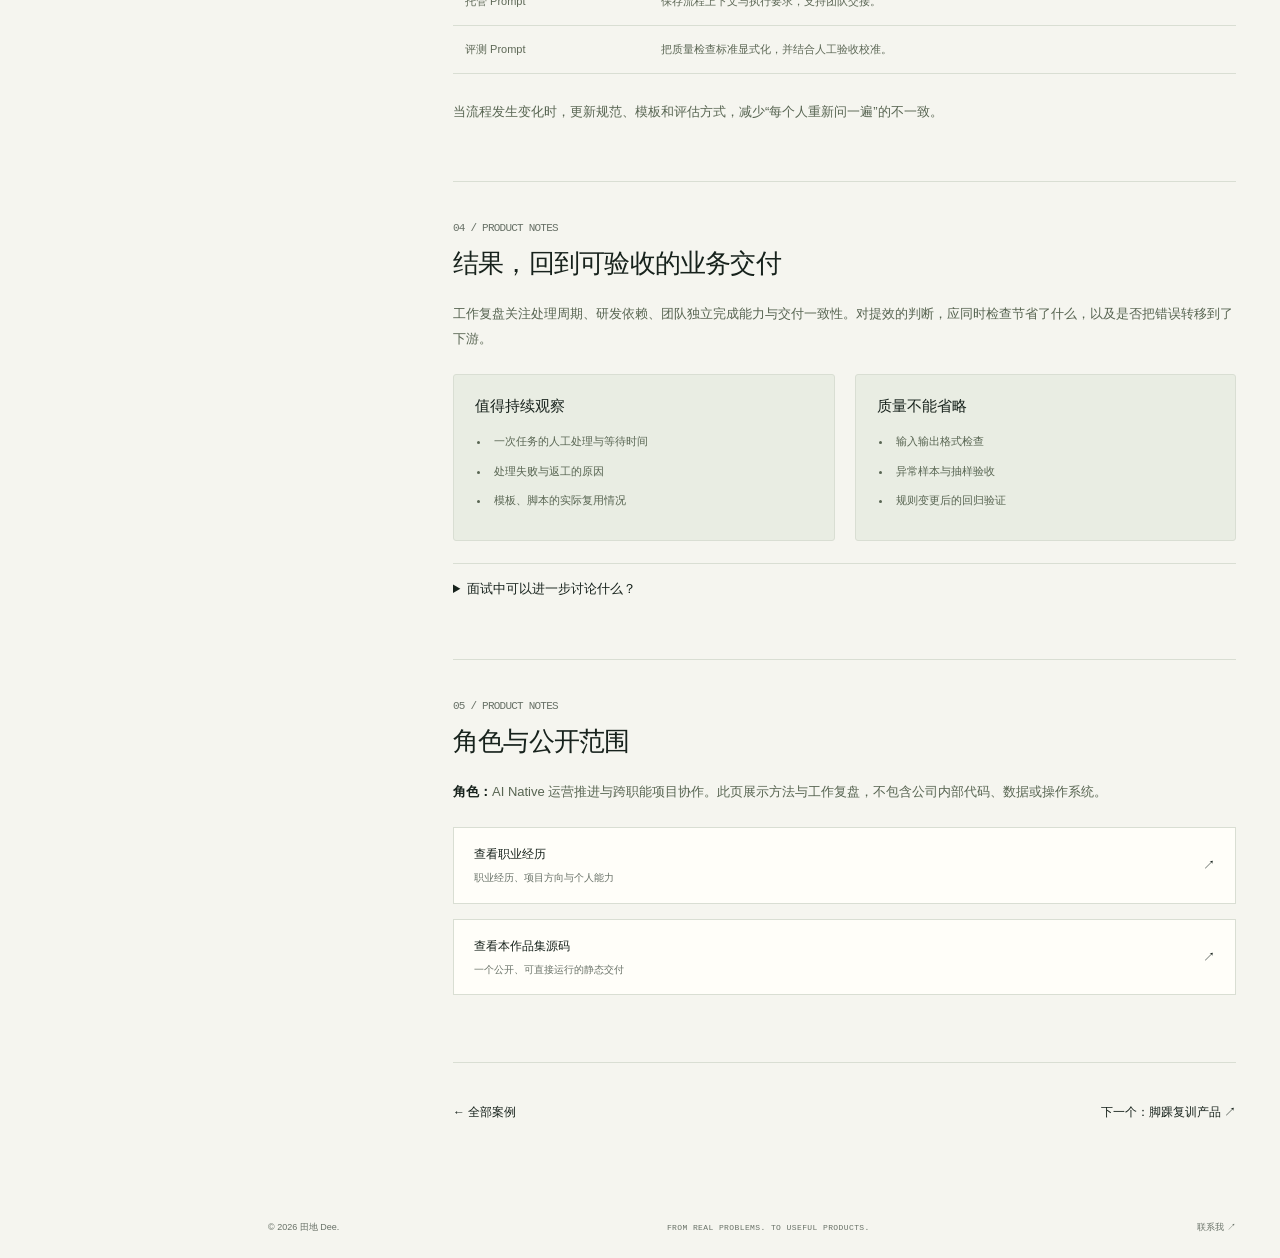
<file: case-operations.html>
<!doctype html><html lang="zh-CN"><head><meta charset="utf-8"><meta name="viewport" content="width=device-width,initial-scale=1"><title>AI Native 运营：把重复处理，变成可复用流程。｜田地 Dee</title><meta name="description" content="围绕真实运营任务，连接 AI 辅助编程、Python 自动化、Prompt 资产化与人工验收，让工具进入团队的日常交付。"><meta name="theme-color" content="#17221c"><link rel="icon" href="assets/favicon.svg" type="image/svg+xml"><link rel="stylesheet" href="assets/style.css?v=20261019-motion"><script src="assets/site.js?v=20261019-motion" defer></script></head><body class="portfolio-layout"><a class="skip-link" href="#main">跳到主要内容</a><header class="site-header"><nav class="container nav" aria-label="主导航"><a class="brand" href="./" aria-label="田地 Dee 首页"><span class="wordmark">Dee<span>.</span></span><small>田地 / AI 产品与运营</small></a><div class="rail-profile"><p>从真实问题出发，<br>把 AI 做成可用的产品。</p><span>PRODUCT · HEALTH · BUSINESS</span></div><button class="menu-toggle" type="button" aria-controls="navigation" aria-expanded="false">菜单 ☰</button><div class="nav-links" id="navigation"><span class="rail-label">EXPLORE / 探索</span><a href="./#work">精选案例 <span>↗</span></a><a href="./#approach">产品方法 <span>↗</span></a><a href="./#about">关于我 <span>↗</span></a><a href="./#contact">聊聊合作 <span>↗</span></a></div><div class="rail-social"><span class="rail-label">ELSEWHERE / 找到我</span><a href="https://www.xiaohongshu.com/user/profile/5ed66f8f000000000100154d" target="_blank" rel="noopener">小红书 <span>↗</span></a><a href="https://v.douyin.com/60PGWPaqGlk/" target="_blank" rel="noopener">抖音 <span>↗</span></a><a href="https://space.bilibili.com/312870948" target="_blank" rel="noopener">哔哩哔哩 <span>↗</span></a><a href="https://github.com/tiandee0801-stack" target="_blank" rel="noopener">GitHub <span>↗</span></a></div><div class="rail-footer"><button class="appearance-toggle" type="button" aria-label="切换至夜间模式" aria-pressed="false">夜间 ◐</button><span>D / N</span></div></nav></header><main id="main"><div class="container case-hero"><a class="back-link" href="./#work">← 返回精选案例</a><p class="eyebrow">CASE 03 / DEE’S PRODUCT FIELD NOTES</p><h1>AI Native 运营：把重复处理，变成可复用流程。</h1><p class="case-lead">围绕真实运营任务，连接 AI 辅助编程、Python 自动化、Prompt 资产化与人工验收，让工具进入团队的日常交付。</p><div class="case-meta"><div><span>我的角色</span><strong>AI Native 运营推进 / 项目协作</strong></div><div><span>项目类型</span><strong>工作案例 / 流程提效</strong></div><div><span>交付与公开范围</span><strong>公开方法复盘；不提供内部代码与数据</strong></div></div></div><div class="container case-layout"><aside class="case-toc" aria-label="案例目录"><span>IN THIS CASE</span><a href="#s1">01 让团队从重复执行，转向判断与验收</a><a href="#s2">02 从一次 Prompt，到可交付的工作流</a><a href="#s3">03 把提示词与验收规则变成共同资产</a><a href="#s4">04 结果，回到可验收的业务交付</a><a href="#s5">05 角色与公开范围</a><a class="toc-back" href="./#work">← 所有案例</a></aside><article class="case-article"><section id="s1"><h2><span>01 / PRODUCT NOTES</span>让团队从重复执行，转向判断与验收</h2><p>运营工作中，数据清洗、格式转换、去重、评测样本处理等重复环节，会持续占用团队时间，也会增加不同成员之间的执行差异。</p><p>我推动团队把这些问题拆解为清楚的输入、规则、处理步骤与验收标准，再通过 AI 辅助编程和 Python 脚本组织成可复用流程。</p><div class="case-summary"><p><strong>目标：</strong>减少机械处理，把人工精力留给复杂判断、质量检查与业务反馈。</p></div></section><section id="s2"><h2><span>02 / PRODUCT NOTES</span>从一次 Prompt，到可交付的工作流</h2><div class="case-artifact"><div class="artifact-caption">WORKFLOW / 从输入到验收</div><div class="route-map"><div><b>01</b><span>明确输入与规范</span></div><div><b>02</b><span>AI 辅助编写脚本</span></div><div><b>03</b><span>处理、校验与输出</span></div><div><b>04</b><span>人工验收与复用</span></div></div></div><p>结合 Claude Code、Cursor、Python 和 Prompt-to-Code 方法，把业务规则写进脚本，覆盖数据清洗、格式转换、去重和评测数据处理等 ETL 任务。</p><p>针对可重复的环节，建立模板与使用方式；针对异常输入和结果偏差，保留人工检查与问题归因入口。</p><h3>团队交付</h3><p>作为项目 Owner 协调算法、工程、设计与运营等跨职能角色，推动运营成员参与工具搭建与使用，让自动化流程进入日常工作。</p></section><section id="s3"><h2><span>03 / PRODUCT NOTES</span>把提示词与验收规则变成共同资产</h2><table class="case-table"><thead><tr><th>资产</th><th>作用</th></tr></thead><tbody><tr><td>System Prompt</td><td>固定角色、原则与输出边界，减少重复描述。</td></tr><tr><td>任务 Prompt</td><td>说明输入、处理规则和目标格式，让任务更容易复用。</td></tr><tr><td>托管 Prompt</td><td>保存流程上下文与执行要求，支持团队交接。</td></tr><tr><td>评测 Prompt</td><td>把质量检查标准显式化，并结合人工验收校准。</td></tr></tbody></table><p>当流程发生变化时，更新规范、模板和评估方式，减少“每个人重新问一遍”的不一致。</p></section><section id="s4"><h2><span>04 / PRODUCT NOTES</span>结果，回到可验收的业务交付</h2><p>工作复盘关注处理周期、研发依赖、团队独立完成能力与交付一致性。对提效的判断，应同时检查节省了什么，以及是否把错误转移到了下游。</p><div class="comparison"><div><h3>值得持续观察</h3><ul><li>一次任务的人工处理与等待时间</li><li>处理失败与返工的原因</li><li>模板、脚本的实际复用情况</li></ul></div><div><h3>质量不能省略</h3><ul><li>输入输出格式检查</li><li>异常样本与抽样验收</li><li>规则变更后的回归验证</li></ul></div></div><details><summary>面试中可以进一步讨论什么？</summary><p>如何选择值得自动化的任务；如何把自然语言需求写成处理规则；如何推动非研发成员使用工具；怎样界定节省时间与质量风险之间的取舍。</p></details></section><section id="s5"><h2><span>05 / PRODUCT NOTES</span>角色与公开范围</h2><p><strong>角色：</strong>AI Native 运营推进与跨职能项目协作。此页展示方法与工作复盘，不包含公司内部代码、数据或操作系统。</p><div class="case-resource"><a href="./#about" target="_blank" rel="noopener"><span>查看职业经历<small>职业经历、项目方向与个人能力</small></span><span>↗</span></a><a href="https://github.com/tiandee0801-stack/website" target="_blank" rel="noopener"><span>查看本作品集源码<small>一个公开、可直接运行的静态交付</small></span><span>↗</span></a></div></section><div class="case-nav-next"><a href="./#work">← 全部案例</a><a href="case-ankle.html">下一个：脚踝复训产品 ↗</a></div></article></div></main><footer class="site-footer container"><span>© <span data-year>2026</span> 田地 Dee.</span><span>FROM REAL PROBLEMS. TO USEFUL PRODUCTS.</span><a href="./#contact">联系我 ↗</a></footer><div class="toast" role="status" aria-live="polite"></div></body></html>
</file>
<file: assets/style.css>
:root{--bg:#f5f5ef;--paper:#fffef9;--ink:#17221c;--muted:#687167;--line:#d9ded3;--dark:#17221c;--lime:#c4fa57;--soft:#e8ecdf;--mono:'SFMono-Regular',Consolas,'Liberation Mono',monospace;--sans:-apple-system,BlinkMacSystemFont,'PingFang SC','Microsoft YaHei',sans-serif}*{box-sizing:border-box}html{scroll-behavior:smooth;scroll-padding-top:98px}body{margin:0;background:var(--bg);color:var(--ink);font-family:var(--sans);font-size:15px;line-height:1.75;-webkit-font-smoothing:antialiased}a{color:inherit;text-decoration:none}button{font:inherit;cursor:pointer}img{display:block;max-width:100%}h1,h2,h3,p{margin-top:0}h1,h2,h3{line-height:1.35}a:focus-visible,button:focus-visible,summary:focus-visible{outline:3px solid #6b9c1d;outline-offset:5px}::selection{background:var(--lime);color:var(--ink)}.container{max-width:1280px;margin:0 auto;padding:0 56px}.eyebrow,.overline{font-family:var(--mono);font-size:10px;letter-spacing:.12em;font-weight:500}.eyebrow{margin-bottom:18px}.skip-link{position:fixed;left:20px;top:-80px;background:var(--lime);padding:12px 20px;z-index:100}.skip-link:focus{top:12px}.site-header{position:sticky;top:0;z-index:40;background:var(--bg);border-bottom:1px solid var(--line)}.nav{height:82px;display:flex;align-items:center;justify-content:space-between;gap:25px}.brand{display:flex;align-items:center;font-size:39px;letter-spacing:-3px;line-height:1;font-weight:800}.brand>span{color:#74a922}.brand small{font-size:11px;letter-spacing:.02em;line-height:1.5;font-weight:500;padding-left:20px;margin-left:20px;border-left:1px solid var(--line)}.nav-links{display:flex;gap:28px;align-items:center;font-size:12px}.nav-links>a:hover{color:#61861c}.nav-contact{border:1px solid var(--ink);padding:9px 15px;border-radius:2px}.menu-toggle{display:none;border:1px solid var(--line);padding:7px 12px;background:none;color:var(--ink)}
.hero{background:var(--dark);color:var(--paper);position:relative;overflow:hidden}.hero:before{content:'';position:absolute;inset:0;opacity:.04;background-image:linear-gradient(90deg,#fff 1px,transparent 1px);background-size:25% 100%;pointer-events:none}.hero-grid{position:relative;display:grid;grid-template-columns:1.15fr 1fr;gap:75px;align-items:center;padding-top:68px;padding-bottom:65px}.hero-copy>.eyebrow{display:flex;align-items:center;gap:10px;color:#becbb3;font-size:9px}.signal{width:7px;height:7px;flex:0 0 7px;border-radius:50%;background:var(--lime);box-shadow:0 0 0 5px #c4fa5710}.hero-name{font-size:16px;color:#d3dbc9;margin:30px 0 15px}.hero h1{font-size:clamp(36px,4.2vw,59px);font-weight:600;line-height:1.25;letter-spacing:-.045em;margin:0 0 26px}.hero h1 span{color:var(--lime)}.hero-description{font-size:13px;color:#bac4b6;line-height:1.95;margin:0 0 30px}.actions{display:flex;gap:28px;align-items:center;flex-wrap:wrap}.button{display:inline-flex;gap:35px;align-items:center;justify-content:space-between;padding:12px 20px;border:1px solid var(--ink);font-size:13px;font-weight:600;border-radius:2px;transition:transform .2s}.button:hover{transform:translateY(-3px)}.button.lime{background:var(--lime);border-color:var(--lime);color:var(--ink)}.hero-resume{font-size:12px;color:#e0e6d8;border-bottom:1px solid #8d9c7a;padding-bottom:6px}.hero-foot{display:flex;gap:18px;color:#95a28c;font-family:var(--mono);font-size:8px;letter-spacing:.08em;margin-top:44px;flex-wrap:wrap}.product-board{background:#213126;border:1px solid #536046;border-radius:5px;box-shadow:15px 15px 0 #0d170f50;transform:rotate(1deg);max-width:460px;justify-self:end;width:100%}.board-top,.board-bottom{display:flex;justify-content:space-between;align-items:center;padding:15px 19px;font-family:var(--mono);font-size:8px;color:#b5c2a8;border-bottom:1px solid #44513b}.board-top>span:first-child{color:#b6cb9e}.board-heading{padding:24px 24px 0}.board-heading .overline{color:#a7b69a;font-size:9px}.board-heading h2{font-size:25px;font-weight:500;letter-spacing:-.03em;margin:8px 0 19px}.board-question{margin:0 24px 20px;padding:15px 15px 27px;background:#344331;border-left:2px solid var(--lime);position:relative;display:flex;gap:10px}.board-question>span{font-family:Georgia,serif;font-size:32px;color:var(--lime);line-height:1}.board-question p{font-size:12px;margin:0;line-height:1.75}.board-question>small{position:absolute;bottom:7px;right:12px;font-family:var(--mono);font-size:7px;color:#a7b69a;letter-spacing:.1em}.board-path{padding:0 24px 25px}.board-path>div{display:grid;grid-template-columns:26px 1fr;gap:10px;padding:8px 10px;border:1px solid #4b593f;border-radius:2px;position:relative}.board-path b{font-family:var(--mono);align-self:center;font-size:11px;font-weight:400;color:#9cac8e}.board-path span{font-size:11px;line-height:1.6}.board-path small{display:block;font-size:8px;color:#aab79d}.board-path>i{display:block;text-align:center;font-style:normal;color:#9bac8d;font-size:12px;height:17px;line-height:17px}.board-path .path-active{border-color:var(--lime);background:#c4fa570a}.board-path .path-active b{color:var(--lime)}.path-active>em{position:absolute;right:14px;top:17px;font-size:10px;color:var(--lime);font-style:normal}.board-bottom{border-top:1px solid #44513b;border-bottom:0;padding:12px 19px}.board-bottom a{color:var(--lime)}.proof-strip{border-bottom:1px solid var(--line)}.proof-grid{display:grid;grid-template-columns:1fr 1fr 1fr auto;gap:24px;padding-top:28px;padding-bottom:28px;align-items:center}.proof-grid p{margin:0;display:flex;gap:15px;align-items:center}.proof-grid strong{font-size:23px;font-weight:500;white-space:nowrap;letter-spacing:-.04em}.proof-grid p>span{font-size:10px;color:var(--muted);max-width:108px}.proof-grid>a{font-size:10px;white-space:nowrap}
.section{padding-top:88px;padding-bottom:88px}.section-heading{display:flex;align-items:flex-end;justify-content:space-between;gap:32px;margin-bottom:36px}.section-heading .eyebrow{color:var(--muted);margin-bottom:11px}.section-heading h2{font-size:30px;font-weight:500;letter-spacing:-.04em;margin-bottom:0}.section-heading>p{font-size:11px;line-height:1.9;margin-bottom:3px;color:var(--muted)}.featured-case{display:grid;grid-template-columns:1.1fr 1fr;border:1px solid var(--line);background:var(--paper);border-radius:5px;overflow:hidden}.featured-visual{background:#dbe6b7;color:#223826;padding:28px 27px 18px;display:flex;flex-direction:column;min-height:430px;position:relative;overflow:hidden}.featured-visual:before{content:'';position:absolute;width:340px;height:340px;top:40px;right:-150px;border-radius:50%;border:1px solid #83996130;pointer-events:none}.visual-top{display:flex;align-items:center;justify-content:space-between;gap:12px;font-family:var(--mono);font-size:8px}.visual-top>span:last-child{font-family:var(--sans);padding:3px 7px;background:#faffdc70;border-radius:2px}.visual-title{font-size:37px;line-height:1.3;letter-spacing:-.04em;font-weight:600;margin:33px 0 26px}.visual-title>span{color:#59733e}.service-preview{display:flex;flex-direction:column;gap:11px;max-width:85%}.preview-person,.preview-coach{border:1px solid #b0c18c;background:#faffed;padding:14px 16px;border-radius:3px;box-shadow:5px 7px 0 #68844918}.preview-person>span,.preview-coach>span{display:block;font-family:var(--mono);font-size:7px;letter-spacing:.12em;color:#738561;margin-bottom:5px}.preview-person>strong,.preview-coach>strong{font-size:13px;font-weight:500}.preview-person p,.preview-coach p{font-size:8px;color:#748267;margin:8px 0 0}.task-progress{display:flex;gap:4px;margin-top:10px}.task-progress>i{height:3px;width:24%;background:#dce3cf}.task-progress>i:first-child,.task-progress>i:nth-child(2){background:#738c50}.preview-coach{width:87%;align-self:flex-end;transform:rotate(-3deg)}.visual-bottom{display:flex;justify-content:space-between;gap:10px;font-size:8px;margin-top:auto;padding-top:26px;color:#5d7446}.featured-copy{padding:36px 33px;display:flex;flex-direction:column}.featured-copy .eyebrow{color:var(--muted);margin-bottom:15px}.case-tags{display:flex;flex-wrap:wrap;gap:7px}.case-tags>span{border:1px solid var(--line);padding:3px 8px;font-size:9px;border-radius:2px;color:var(--muted)}.featured-copy h3{font-size:26px;font-weight:500;letter-spacing:-.03em;margin:20px 0 16px}.featured-copy>p:not(.eyebrow){color:var(--muted);font-size:12px;line-height:1.95}.case-facts{margin:5px 0 25px;font-size:10px}.case-facts>div{display:grid;grid-template-columns:65px 1fr;gap:13px;padding:9px 0;border-bottom:1px solid var(--line)}.case-facts dt{color:var(--muted)}.case-facts dd{margin:0}.case-link{border-top:1px solid var(--ink);padding-top:13px;display:flex;justify-content:space-between;align-items:center;font-size:12px;margin-top:auto}.case-link>span{font-size:23px;line-height:1}.secondary-cases{display:grid;grid-template-columns:1fr 1fr;gap:30px;margin-top:34px}.work-cover{min-height:260px;padding:21px 24px;display:flex;flex-direction:column;justify-content:space-between;border-radius:4px;transition:transform .25s}.work-cover:hover{transform:translateY(-4px)}.agent-cover{background:#e5e8df}.ops-cover{background:#e8e1d3}.cover-kicker,.cover-footer{font-family:var(--mono);font-size:8px;letter-spacing:.06em}.cover-footer{display:flex;justify-content:space-between;align-items:center;color:#66725e}.cover-footer>b{font-size:20px;font-family:var(--sans);font-weight:400}.agent-map{width:88%;margin:15px auto}.agent-hub{margin:auto;text-align:center;border:1px solid #a8b59a;background:#f4f6ef;padding:10px;width:125px;border-radius:3px;font-size:17px;font-weight:500}.agent-hub>span{display:block;font-size:8px;color:#75816b;font-weight:400}.agent-nodes{display:flex;justify-content:center;gap:10px;margin:14px 0 12px}.agent-nodes>span{font-size:9px;padding:5px 12px;background:#d6dfcb;border-radius:2px}.agent-guard{text-align:center;font-size:8px;color:#6b795e}.ops-graphic{display:grid;grid-template-columns:1fr auto 1fr;gap:21px;align-items:center;padding:28px 12px}.ops-before>span,.ops-after>span{font-size:9px;color:#7c786d;display:block;margin-bottom:12px}.ops-before>i{display:block;width:100%;height:7px;margin-bottom:8px;background:#c9c2b6}.ops-before>i:nth-child(3){width:78%}.ops-before>i:nth-child(4){width:89%}.ops-arrow{font-size:33px;color:#918c77}.ops-after strong{font-family:var(--mono);font-size:27px;font-weight:400;letter-spacing:-.06em;line-height:1.2;display:block}.work-card-heading{display:flex;align-items:center;justify-content:space-between;gap:10px;margin:19px 0 8px}.work-card-heading h3{font-size:20px;letter-spacing:-.03em;font-weight:500;margin:0}.work-card-heading>span{font-size:9px;color:var(--muted)}.work-card>p{font-size:11px;color:var(--muted);margin-bottom:14px}
.approach{background:var(--soft)}.method-grid{display:grid;grid-template-columns:repeat(3,1fr);gap:33px}.method-grid article{border-top:1px solid #b5bfa8;padding-top:20px}.method-number{font-family:var(--mono);font-size:12px;color:#72815f}.method-grid h3{font-size:18px;font-weight:500;margin:22px 0 13px}.method-grid p{font-size:12px;color:#65705e;line-height:1.9}.method-output{font-family:var(--mono);font-size:9px;color:#5b6d47;display:block;margin-top:23px}.capability-line{display:grid;grid-template-columns:140px 1fr;align-items:center;gap:20px;border-top:1px solid #c1cbb4;margin-top:40px;padding-top:22px}.capability-line>span{font-size:10px;color:var(--muted)}.capability-line p{font-family:var(--mono);font-size:10px;margin:0;line-height:2}.capability-line i{font-style:normal;color:#97a285;margin:0 8px}.about-section{display:grid;grid-template-columns:.8fr 1.1fr;gap:80px;align-items:start}.about-photo{position:relative;min-width:0;border-radius:4px;overflow:hidden;background:#e0e4d7}.about-photo img{width:100%;height:540px;object-fit:cover;object-position:50% 42%}.photo-caption{position:absolute;left:0;right:0;bottom:0;padding:45px 26px 24px;color:#fffef9;background:linear-gradient(transparent,#101a12d9);display:flex;gap:15px;align-items:flex-end}.photo-caption strong{font-size:42px;letter-spacing:-3px;line-height:1}.photo-caption span{font-size:10px;margin-bottom:3px}.about-copy>.eyebrow{color:var(--muted);margin-bottom:15px}.about-copy h2{font-size:30px;font-weight:500;letter-spacing:-.04em;margin-bottom:23px}.about-copy>p:not(.eyebrow){color:var(--muted);font-size:12px;line-height:2}.timeline{margin:25px 0}.timeline>div{display:grid;grid-template-columns:105px 1fr;gap:12px;border-top:1px solid var(--line);padding:12px 0}.timeline>div>span{font-family:var(--mono);font-size:9px;color:var(--muted);padding-top:3px}.timeline p{margin:0}.timeline strong{font-size:11px;font-weight:500}.timeline small{display:block;font-size:10px;color:var(--muted)}.text-link{font-size:11px;border-bottom:1px solid var(--ink);padding-bottom:4px}.content-section{border-top:1px solid var(--line);background:#f0f1e9}.content-grid{display:grid;grid-template-columns:repeat(3,1fr);gap:28px}.content-item{padding:20px 0;border-top:1px solid #a9b59c;border-bottom:1px solid var(--line);transition:transform .2s}.content-item:hover{transform:translateY(-4px)}.content-item>span{display:flex;justify-content:space-between;font-size:10px;color:var(--muted)}.content-item i{font-style:normal;font-size:18px}.content-item h3{font-size:23px;font-weight:500;line-height:1.45;letter-spacing:-.03em;margin:28px 0 13px}.content-item p{font-size:10px;color:var(--muted);margin-bottom:20px}.content-item small{font-family:var(--mono);font-size:8px;color:var(--muted)}.social-links{display:flex;align-items:center;gap:30px;margin-top:29px;font-size:11px;flex-wrap:wrap}.social-links>span{color:var(--muted);margin-right:auto;font-size:10px}.social-links a:hover{text-decoration:underline}.contact-section{background:var(--dark);color:var(--paper);padding:64px 0 23px}.contact-top{display:grid;grid-template-columns:1.15fr 1fr;gap:65px;align-items:center;padding-bottom:42px}.contact-top .eyebrow{color:#a6b694;margin-bottom:21px}.contact-top h2{font-size:41px;letter-spacing:-.04em;line-height:1.4;font-weight:500;margin-bottom:0}.contact-top h2>span{color:var(--lime)}.contact-details>p{color:#b8c4ad;font-size:12px;line-height:2;margin-bottom:19px}.contact-email{display:block;width:max-content;max-width:100%;font-family:var(--mono);font-size:18px;letter-spacing:-.04em;border-bottom:1px solid #7f916c;padding-bottom:5px}.copy-button{color:#bac6ae;background:none;border:0;border-bottom:1px solid #637452;font-size:10px;padding:0 0 2px;margin-top:15px}.contact-bottom{display:flex;gap:30px;align-items:center;border-top:1px solid #3b4b31;padding-top:21px;font-size:10px;color:#bdc9b1}.contact-bottom>a:last-child{margin-left:auto}.site-footer{display:flex;align-items:center;justify-content:space-between;gap:20px;padding-top:22px;padding-bottom:22px;font-size:9px;color:var(--muted)}.site-footer>span:nth-child(2){font-family:var(--mono);font-size:8px;letter-spacing:.05em}.toast{position:fixed;bottom:24px;left:50%;transform:translateX(-50%);padding:11px 20px;border-radius:3px;background:var(--lime);color:var(--ink);font-size:12px;z-index:70;box-shadow:0 5px 20px #0002;max-width:calc(100% - 32px);text-align:center}.toast:empty{display:none}
.case-hero{padding-top:47px;padding-bottom:52px;border-bottom:1px solid var(--line)}.back-link{font-size:11px;color:var(--muted);display:inline-block;margin-bottom:37px}.case-hero .eyebrow{color:var(--muted)}.case-hero h1{font-size:48px;font-weight:500;letter-spacing:-.045em;max-width:950px;margin:17px 0 21px}.case-lead{max-width:710px;font-size:15px;color:var(--muted);line-height:1.9;margin-bottom:30px}.case-meta{display:flex;gap:35px;flex-wrap:wrap;padding-top:23px;border-top:1px solid var(--line)}.case-meta>div{max-width:370px}.case-meta span{display:block;font-size:9px;color:var(--muted);margin-bottom:5px}.case-meta strong{font-size:11px;font-weight:500}.case-layout{display:grid;grid-template-columns:180px minmax(0,1fr);gap:65px;padding-top:48px;padding-bottom:75px}.case-toc{position:sticky;top:115px;align-self:start;display:flex;flex-direction:column;gap:13px;font-size:11px}.case-toc>span{font-family:var(--mono);font-size:9px;color:var(--muted);margin-bottom:7px}.case-toc a{color:var(--muted);padding-left:12px;border-left:2px solid transparent}.case-toc a[aria-current]{color:var(--ink);border-left-color:#7b9b42}.case-toc .toc-back{margin-top:15px;border-top:1px solid var(--line);padding-top:15px;padding-left:0}.case-article{min-width:0;max-width:810px}.case-article section{padding-bottom:44px;margin-bottom:39px;border-bottom:1px solid var(--line);scroll-margin-top:110px}.case-article section:last-child{margin-bottom:0}.case-article h2{font-size:26px;font-weight:500;letter-spacing:-.03em;margin-bottom:20px}.case-article h2>span{font-family:var(--mono);font-size:11px;color:var(--muted);display:block;margin-bottom:10px}.case-article h3{font-size:17px;font-weight:500;margin:25px 0 12px}.case-article p,.case-article li{font-size:13px;line-height:1.95;color:#586552}.case-article strong{font-weight:600;color:var(--ink)}.case-article ul{padding-left:20px}.case-article li{padding-left:4px;margin-bottom:8px}.case-summary{border-left:3px solid #789f3d;background:#eaf0dc;padding:21px 24px;margin:25px 0}.case-summary p{margin:0}.comparison{display:grid;grid-template-columns:1fr 1fr;gap:20px;margin:22px 0}.comparison>div{background:#e9ede3;border:1px solid var(--line);padding:21px;border-radius:3px}.comparison h3{margin:0 0 12px;font-size:15px}.comparison ul{padding-left:15px;margin-bottom:0}.comparison li{font-size:11px}.case-article .eyebrow{font-size:9px;color:var(--muted)}.case-table{width:100%;border-collapse:collapse;margin:25px 0;font-size:11px}.case-table th{background:var(--soft);text-align:left;font-weight:500;padding:12px;border-bottom:1px solid #aeba9e}.case-table td{padding:13px 12px;vertical-align:top;border-bottom:1px solid var(--line);color:#5d6856;line-height:1.9}.case-table th:first-child{width:25%}.case-artifact{border:1px solid var(--line);padding:22px;border-radius:3px;margin:25px 0;background:var(--paper)}.artifact-caption{font-family:var(--mono);font-size:9px;color:var(--muted);margin-bottom:15px}.route-map{display:grid;grid-template-columns:repeat(4,minmax(0,1fr));gap:9px}.route-map>div{background:#e4edcf;padding:16px 12px;min-height:70px;display:flex;flex-direction:column;gap:8px}.route-map b{font-family:var(--mono);font-size:9px;font-weight:400;color:#6d8256}.route-map span{font-size:11px;line-height:1.6}.scenario-controls{display:flex;gap:8px;flex-wrap:wrap;margin-bottom:20px}.scenario-controls button{font-size:11px;padding:8px 12px;color:var(--ink);background:transparent;border:1px solid var(--line);border-radius:2px}.scenario-controls button[aria-pressed=true]{background:var(--ink);border-color:var(--ink);color:var(--paper)}.scenario-output{background:#f0f3e8;padding:20px;margin-top:18px}.scenario-output h3{margin-top:0;font-size:16px}.scenario-output p{margin-bottom:0;font-size:12px}.artifact-note{font-size:10px!important;color:var(--muted)!important;margin:15px 0 0}.case-status{display:flex;gap:8px;align-items:flex-start;font-size:11px;background:#e9efdb;border:1px solid #ccdab5;padding:14px 17px;margin:25px 0}.case-status>b{font-weight:500;white-space:nowrap}.case-resource{display:flex;flex-direction:column;gap:15px;margin:23px 0}.case-resource a{display:flex;align-items:center;justify-content:space-between;gap:20px;border:1px solid var(--line);background:var(--paper);padding:16px 20px;font-size:12px}.case-resource small{display:block;color:var(--muted);font-size:10px;margin-top:4px}.case-resource a:hover{border-color:#829967}.case-nav-next{display:flex;justify-content:space-between;gap:20px;font-size:12px}.metric-row{display:grid;grid-template-columns:repeat(3,1fr);gap:18px;margin:28px 0}.metric-row>div{border-top:1px solid #aab89a;padding:18px 0}.metric-row strong{display:block;font-size:29px;font-weight:500;letter-spacing:-.05em}.metric-row span{font-size:10px;color:var(--muted);line-height:1.8;display:block}.case-article details{border-top:1px solid var(--line);padding:14px 0}.case-article summary{font-size:13px;cursor:pointer}.case-article details p{font-size:12px;margin:15px 0 0}.case-source{font-size:10px!important;color:var(--muted)!important}
@media(min-width:1600px){.hero-grid{padding-top:80px;padding-bottom:80px}.hero h1{font-size:64px}}
@media(max-width:1100px){.container{padding-left:36px;padding-right:36px}.hero-grid{gap:35px}.hero h1{font-size:45px}.proof-grid{gap:18px}.proof-grid p{gap:10px}.proof-grid strong{font-size:20px}.proof-grid p>span{font-size:9px}.proof-grid>a{font-size:9px}.featured-copy{padding:28px}.featured-copy h3{font-size:24px}.visual-title{font-size:32px}.service-preview{max-width:96%}.about-section{gap:42px}.about-photo img{height:510px}.timeline>div{grid-template-columns:88px 1fr}.contact-top h2{font-size:36px}.case-layout{gap:36px;grid-template-columns:150px minmax(0,1fr)}}
@media(max-width:800px){.brand small{font-size:9px;padding-left:13px;margin-left:13px}.nav-links{gap:18px;font-size:11px}.nav-contact{padding:7px 11px}.hero-grid{gap:25px;padding-top:45px;padding-bottom:48px}.hero h1{font-size:36px}.hero-name{margin-top:24px;font-size:13px}.hero-description{font-size:11px}.hero-copy>.eyebrow{font-size:7px;letter-spacing:.05em}.hero-foot{font-size:7px;gap:10px}.hero .actions{gap:20px}.hero .button{font-size:11px;padding:10px 14px;gap:18px}.hero-resume{font-size:10px}.board-top{font-size:6px;padding:12px 13px}.board-heading{padding:20px 18px 0}.board-heading h2{font-size:21px}.board-question{margin-left:18px;margin-right:18px;padding:12px 10px 25px}.board-question p{font-size:10px}.board-path{padding-left:18px;padding-right:18px}.board-path>div{padding:6px 9px}.board-path span{font-size:10px}.board-path small{font-size:7px}.board-bottom{padding:10px 13px;font-size:7px}.proof-grid{grid-template-columns:repeat(3,1fr)}.proof-grid>a{display:none}.proof-grid p{display:block}.proof-grid p>span{display:block;max-width:none;margin-top:3px;font-size:9px}.section{padding-top:62px;padding-bottom:62px}.section-heading h2{font-size:25px}.section-heading>p{font-size:10px}.featured-visual{padding:23px 20px}.visual-title{font-size:31px}.featured-copy{padding:26px 23px}.featured-copy h3{font-size:23px}.featured-copy>p:not(.eyebrow){font-size:11px}.case-facts{font-size:9px}.visual-top{font-size:7px}.visual-bottom{font-size:7px;flex-direction:column;gap:4px}.secondary-cases{gap:23px}.work-cover{padding:19px 18px;min-height:230px}.cover-kicker,.cover-footer{font-size:7px}.agent-map{width:100%}.agent-nodes>span{padding:5px 8px;font-size:8px}.agent-guard{font-size:7px}.ops-graphic{padding:25px 5px;gap:13px}.ops-after strong{font-size:24px}.work-card-heading h3{font-size:17px}.method-grid{gap:24px}.method-grid h3{font-size:16px}.method-grid p{font-size:11px}.method-output{font-size:8px}.capability-line{grid-template-columns:1fr;gap:10px}.capability-line p{font-size:9px}.about-section{gap:30px;grid-template-columns:.8fr 1fr}.about-photo img{height:450px}.photo-caption{padding:45px 18px 20px;display:block}.photo-caption span{display:block;margin-top:10px;font-size:9px}.about-copy h2{font-size:25px}.about-copy>p:not(.eyebrow){font-size:11px}.timeline>div{grid-template-columns:1fr;gap:4px;padding:10px 0}.timeline small{font-size:9px}.timeline strong{font-size:10px}.content-grid{gap:23px}.content-item h3{font-size:20px}.content-item p{font-size:9px}.contact-top{gap:35px}.contact-top h2{font-size:30px}.contact-email{font-size:15px}.contact-top .eyebrow{font-size:8px}.case-hero h1{font-size:39px}.case-layout{grid-template-columns:125px minmax(0,1fr);gap:25px}.case-toc{font-size:10px}.case-article h2{font-size:23px}.case-article p,.case-article li{font-size:12px}.route-map{grid-template-columns:1fr 1fr}.metric-row{gap:10px}.metric-row strong{font-size:24px}}
@media(max-width:620px){html{scroll-padding-top:84px}.container{padding-left:23px;padding-right:23px}.nav{height:72px}.brand{font-size:35px}.brand small{font-size:9px}.menu-toggle{display:block;font-size:11px}.nav-links{display:none;position:absolute;top:71px;left:0;right:0;padding:17px 23px;background:var(--bg);border-bottom:1px solid var(--line);gap:18px;flex-wrap:wrap}.nav-links.is-open{display:flex}.nav-contact{padding:7px 10px}.hero-grid{grid-template-columns:1fr;padding-top:41px;padding-bottom:43px;gap:37px}.hero-copy>.eyebrow{font-size:8px;letter-spacing:.05em}.hero-name{font-size:14px;margin-top:29px}.hero h1{font-size:40px;margin-bottom:24px;line-height:1.23}.hero-description{font-size:12px}.hero .button{font-size:12px;padding:12px 17px;gap:22px}.hero-resume{font-size:11px}.hero-foot{margin-top:30px;font-size:7px;gap:13px}.product-board{max-width:none;transform:none;box-shadow:8px 8px 0 #0d170f50}.board-heading{padding:20px 20px 0}.board-heading h2{font-size:23px;margin-bottom:17px}.board-question{margin-left:20px;margin-right:20px}.board-question p{font-size:11px}.board-top,.board-bottom{padding:12px 16px;font-size:7px}.board-path{padding:0 20px 22px}.board-path>div{padding:8px 12px}.board-path span{font-size:11px}.board-path small{font-size:8px}.proof-grid{gap:15px;padding-top:23px;padding-bottom:23px}.proof-grid strong{font-size:21px}.proof-grid p>span{font-size:8px;line-height:1.8;max-width:90px}.section{padding-top:51px;padding-bottom:51px}.section-heading{flex-direction:column;align-items:flex-start;gap:16px;margin-bottom:28px}.section-heading h2{font-size:25px;line-height:1.5}.section-heading>p{font-size:11px}.section-heading .eyebrow{font-size:9px}.featured-case{grid-template-columns:1fr}.featured-visual{min-height:425px;padding:24px}.visual-title{font-size:37px;margin-top:31px}.visual-top{font-size:7px}.service-preview{max-width:95%}.visual-bottom{font-size:8px}.featured-copy{padding:27px 23px}.featured-copy h3{font-size:25px}.featured-copy>p:not(.eyebrow){font-size:12px}.case-facts{font-size:10px}.secondary-cases{grid-template-columns:1fr;gap:30px;margin-top:30px}.work-cover{min-height:250px;padding:22px}.cover-kicker,.cover-footer{font-size:8px}.agent-map{width:87%}.agent-nodes>span{font-size:9px;padding:5px 11px}.agent-guard{font-size:8px}.work-card-heading h3{font-size:20px}.work-card>p{font-size:11px}.ops-graphic{gap:20px;padding:27px 11px}.ops-after strong{font-size:29px}.method-grid{grid-template-columns:1fr;gap:27px}.method-grid article{position:relative;padding-left:42px;padding-top:20px}.method-number{position:absolute;top:21px;left:0;font-size:12px}.method-grid h3{margin:0 0 12px;font-size:18px}.method-grid p{font-size:12px}.method-output{font-size:9px;margin-top:15px}.capability-line{margin-top:30px}.about-section{grid-template-columns:1fr;gap:30px}.about-photo img{height:390px;object-position:50% 35%}.photo-caption{display:flex;gap:18px;padding:45px 24px 23px}.photo-caption span{font-size:10px;margin-top:0}.about-copy h2{font-size:29px}.about-copy>p:not(.eyebrow){font-size:12px}.timeline>div{grid-template-columns:91px 1fr;gap:13px;padding:12px 0}.timeline strong{font-size:11px}.timeline small{font-size:9px}.timeline>div>span{font-size:8px}.content-grid{grid-template-columns:1fr;gap:21px}.content-item{padding-top:16px;padding-bottom:18px}.content-item h3{font-size:24px;margin:18px 0 10px}.content-item h3 br{display:none}.content-item p{font-size:11px;margin-bottom:15px}.content-item>span{font-size:10px}.content-item small{font-size:9px}.social-links{gap:23px;font-size:11px}.social-links>span{flex-basis:100%;margin-bottom:-7px}.contact-section{padding-top:44px}.contact-top{grid-template-columns:1fr;gap:28px;padding-bottom:30px}.contact-top h2{font-size:32px}.contact-top .eyebrow{font-size:8px}.contact-details>p{font-size:12px}.contact-email{font-size:20px}.contact-bottom{gap:23px;font-size:9px}.site-footer{flex-wrap:wrap;font-size:9px;padding-top:20px;padding-bottom:20px;gap:12px}.site-footer>span:nth-child(2){display:none}.case-hero{padding-top:29px;padding-bottom:34px}.back-link{margin-bottom:27px}.case-hero h1{font-size:32px;line-height:1.4}.case-lead{font-size:13px}.case-meta{gap:19px;display:grid;grid-template-columns:1fr 1fr}.case-meta>div:last-child{grid-column:span 2}.case-meta strong{font-size:10px}.case-layout{display:block;padding-top:28px;padding-bottom:40px}.case-toc{position:static;flex-direction:row;flex-wrap:wrap;gap:10px;margin-bottom:35px;border-bottom:1px solid var(--line);padding-bottom:22px}.case-toc>span{flex-basis:100%;margin-bottom:4px}.case-toc a{padding-left:0;border-left:0;border-bottom:2px solid transparent;font-size:10px}.case-toc a[aria-current]{border-left:0;border-bottom-color:#789d3d}.case-toc .toc-back{display:none}.case-article section{padding-bottom:30px;margin-bottom:30px}.case-article h2{font-size:23px}.case-article p,.case-article li{font-size:12px}.case-article h3{font-size:16px}.comparison{grid-template-columns:1fr;gap:13px}.comparison>div{padding:19px}.case-summary{padding:18px}.case-table{font-size:10px}.case-table td,.case-table th{padding:11px 8px}.case-table th:first-child{width:28%}.case-artifact{padding:17px}.scenario-controls{gap:6px}.scenario-controls button{padding:8px 10px;font-size:10px}.route-map{gap:7px}.route-map>div{padding:12px 10px}.route-map span{font-size:10px}.scenario-output{padding:16px}.scenario-output h3{font-size:15px}.case-status{font-size:10px;flex-direction:column;gap:5px}.metric-row{gap:12px}.metric-row strong{font-size:25px}.metric-row span{font-size:9px}.case-resource a{padding:14px;font-size:11px}.case-nav-next{font-size:11px}}
@media(max-width:360px){.container{padding-left:18px;padding-right:18px}.brand small{max-width:95px;font-size:8px}.hero h1{font-size:34px}.hero-foot{font-size:6px;gap:9px}.hero-copy>.eyebrow{font-size:7px}.section-heading h2{font-size:23px}.visual-title{font-size:33px}.contact-email{font-size:17px}.hero .actions{gap:18px}.contact-bottom{gap:17px}.timeline>div{grid-template-columns:80px 1fr}.case-hero h1{font-size:28px}}
@media(prefers-reduced-motion:reduce){html{scroll-behavior:auto}*,*:before,*:after{transition:none!important;animation:none!important}}
@media print{.site-header,.case-toc,.contact-section,.site-footer,.back-link,.case-nav-next,.toast{display:none}.container{padding:0;max-width:none}.case-layout{display:block}.case-hero{padding:0 0 25px}.case-hero h1{font-size:30px}.case-article{max-width:none}.case-article section{break-inside:avoid}.case-artifact,.comparison>div{break-inside:avoid}body{background:white}.case-article p{color:#222}}
/* Editorial rail and restrained motion, inspired by a personal studio layout. */
.wordmark{display:inline-block;color:var(--ink);transition:letter-spacing .35s ease}.wordmark>span{color:#79a938}.brand:hover .wordmark{letter-spacing:-1px}.rail-profile,.rail-social,.rail-label,.rail-footer{display:none}.hero h1 .hero-line{display:block;color:var(--paper)}.hero h1 .hero-accent{color:var(--lime)}.appearance-toggle{font-family:var(--mono);font-size:10px;color:var(--muted);border:1px solid var(--line);padding:7px 11px;background:none;border-radius:2px;transition:color .25s,border-color .25s}.appearance-toggle:hover{border-color:#75994a;color:var(--ink)}.hero{--pointer-x:65%;--pointer-y:25%;background-image:radial-gradient(ellipse at var(--pointer-x) var(--pointer-y),#c4fa570b,transparent 55%)}.hero:after{content:'';position:absolute;inset:0;background-image:url("data:image/svg+xml,%3Csvg xmlns='http://www.w3.org/2000/svg' viewBox='0 0 180 180'%3E%3Cfilter id='n'%3E%3CfeTurbulence type='fractalNoise' baseFrequency='.9' numOctaves='3' stitchTiles='stitch'/%3E%3C/filter%3E%3Crect width='100%25' height='100%25' filter='url(%23n)' opacity='.22'/%3E%3C/svg%3E");opacity:.06;pointer-events:none}.hero-grid{z-index:1}.hero-copy>.eyebrow,.hero-name,.hero-line,.hero-description,.hero-copy>.actions,.hero-foot{animation:content-arrive .75s cubic-bezier(.22,1,.36,1) both}.hero-copy>.eyebrow{animation-delay:.04s}.hero-name{animation-delay:.1s}.hero-line:nth-child(1){animation-delay:.15s}.hero-line:nth-child(2){animation-delay:.23s}.hero-line:nth-child(3){animation-delay:.31s}.hero-description{animation-delay:.4s}.hero-copy>.actions{animation-delay:.48s}.hero-foot{animation-delay:.54s}.product-board{will-change:transform;animation:board-drift 8s ease-in-out infinite;transition:box-shadow .4s}.product-board:hover{box-shadow:12px 18px 0 #0d170f65}.signal{animation:signal-breathe 3s ease-in-out infinite}.board-path>i{animation:route-pulse 3.6s ease-in-out infinite}.board-path>i:nth-of-type(2){animation-delay:.6s}.board-path>i:nth-of-type(3){animation-delay:1.2s}.motion-ready [data-reveal]{opacity:0;transform:translateY(22px);transition:opacity .7s ease,transform .7s cubic-bezier(.22,1,.36,1);transition-delay:var(--reveal-delay,0ms)}.motion-ready [data-reveal].is-visible{opacity:1;transform:none}.work-cover{transition:transform .35s cubic-bezier(.22,1,.36,1),box-shadow .35s}.work-cover:hover{transform:translateY(-5px);box-shadow:0 12px 28px #17221c0b}.work-cover .cover-footer b{transition:transform .3s}.work-cover:hover .cover-footer b{transform:translate(3px,-3px)}.case-link>span{transition:transform .25s}.case-link:hover>span{transform:translate(3px,-3px)}.content-item{transition:transform .3s,border-color .3s}.content-item:hover{border-top-color:#7d9c4a}.task-progress>i{transform-origin:left;animation:progress-arrive 1s cubic-bezier(.22,1,.36,1) both}.task-progress>i:nth-child(2){animation-delay:.1s}.task-progress>i:nth-child(3){animation-delay:.2s}.task-progress>i:nth-child(4){animation-delay:.3s}.scenario-output.is-changing{animation:scenario-arrive .35s ease both}.nav-links a,.rail-social a{transition:color .25s,transform .25s}.nav-links a:hover,.rail-social a:hover{transform:translateX(3px)}.featured-visual,.work-cover{color:#223826}
@keyframes content-arrive{from{opacity:0;transform:translateY(17px)}to{opacity:1;transform:translateY(0)}}@keyframes board-drift{0%,100%{transform:translateY(0) rotate(.7deg)}50%{transform:translateY(-7px) rotate(-.3deg)}}@keyframes signal-breathe{0%,100%{box-shadow:0 0 0 5px #c4fa5710}50%{box-shadow:0 0 0 9px #c4fa5704}}@keyframes route-pulse{0%,65%,100%{color:#91a87b;opacity:.6}30%{color:var(--lime);opacity:1}}@keyframes progress-arrive{from{transform:scaleX(.15)}to{transform:scaleX(1)}}@keyframes scenario-arrive{from{opacity:.25;transform:translateY(5px)}to{opacity:1;transform:translateY(0)}}
body[data-theme=night]{--bg:#161f19;--paper:#1d2b20;--ink:#edf1e4;--muted:#a8b49e;--line:#354431;--dark:#101a13;--soft:#202f22;color-scheme:dark}body[data-theme=night] .content-section{background:#19271d}body[data-theme=night] .method-grid p,body[data-theme=night] .case-article p,body[data-theme=night] .case-article li,body[data-theme=night] .case-table td{color:var(--muted)}body[data-theme=night] .method-output{color:#b3c997}body[data-theme=night] .method-grid article,body[data-theme=night] .capability-line{border-color:var(--line)}body[data-theme=night] .case-summary,body[data-theme=night] .scenario-output{background:#293b24}body[data-theme=night] .comparison>div{background:#233221}body[data-theme=night] .case-status{background:#263920;border-color:#3c522f}body[data-theme=night] .route-map>div{background:#314828}body[data-theme=night] .route-map b{color:#b8cf9e}body[data-theme=night] .case-table th{border-color:var(--line)}body[data-theme=night] .agent-hub{color:#223826}body[data-theme=night] .ops-after strong{color:#223826}
@media(min-width:1101px){body.portfolio-layout{--rail-width:224px}.portfolio-layout>.site-header{position:fixed;left:0;top:0;bottom:0;width:var(--rail-width);height:100dvh;border-bottom:0;border-right:1px solid var(--line);background:var(--bg)}.portfolio-layout .nav{height:100%;padding:33px 25px 23px;display:flex;flex-direction:column;align-items:stretch;justify-content:flex-start;gap:0}.portfolio-layout .brand{display:block;font-size:46px;letter-spacing:-3px}.portfolio-layout .brand small{display:block;border:0;padding:0;margin:17px 0 0;font-size:10px;letter-spacing:.02em;font-weight:400;color:var(--muted)}.rail-profile{display:block;margin-top:30px}.rail-profile p{font-size:12px;line-height:1.95;margin-bottom:12px}.rail-profile>span{font-family:var(--mono);font-size:7px;letter-spacing:.05em;color:var(--muted)}.portfolio-layout .nav-links{display:flex;flex-direction:column;align-items:stretch;gap:13px;margin-top:40px;font-size:12px}.rail-label{display:block;font-family:var(--mono);font-size:8px;color:var(--muted);letter-spacing:.08em;margin-bottom:2px}.nav-links a{display:flex;justify-content:space-between;align-items:center}.nav-links a>span{color:var(--muted);font-size:11px}.rail-social{display:flex;flex-direction:column;gap:10px;margin-top:auto;padding-top:35px}.rail-social a{display:flex;justify-content:space-between;font-size:10px;color:var(--muted)}.rail-social a:hover{color:var(--ink)}.rail-footer{display:flex;gap:15px;align-items:center;padding-top:22px;margin-top:22px;border-top:1px solid var(--line)}.rail-footer>span{font-family:var(--mono);font-size:8px;color:var(--muted)}.portfolio-layout>main{margin-left:var(--rail-width)}.portfolio-layout>.site-footer{margin-left:var(--rail-width)}.portfolio-layout .container{padding-left:44px;padding-right:44px;max-width:1250px}.portfolio-layout .nav.container{padding-left:25px;padding-right:25px}.portfolio-layout .hero-grid{gap:40px;padding-top:68px;padding-bottom:68px}.portfolio-layout .hero h1{font-size:clamp(36px,3.5vw,56px)}.portfolio-layout .hero-description{max-width:365px;font-size:12px}.portfolio-layout .product-board{max-width:430px}.portfolio-layout .section-heading h2{font-size:28px}.portfolio-layout .about-section{gap:48px}.portfolio-layout .case-layout{grid-template-columns:145px minmax(0,1fr);gap:40px}.portfolio-layout .case-toc{top:40px}.portfolio-layout .case-hero{padding-top:42px}.portfolio-layout .case-hero h1{font-size:43px}.portfolio-layout .contact-top h2{font-size:37px}.portfolio-layout .proof-grid{gap:15px}.portfolio-layout .proof-grid p{gap:10px}.portfolio-layout .proof-grid strong{font-size:21px}.portfolio-layout .proof-grid p>span{font-size:9px}.portfolio-layout .proof-grid>a{font-size:9px}.portfolio-layout .work-card-heading h3{font-size:18px}.portfolio-layout .featured-copy{padding:30px}.portfolio-layout .featured-copy h3{font-size:24px}.portfolio-layout .featured-visual{padding:25px}.portfolio-layout .visual-title{font-size:34px}}
@media(min-width:1101px) and (max-height:760px){.portfolio-layout .nav{padding-top:24px;padding-bottom:15px}.rail-profile{margin-top:22px}.portfolio-layout .nav-links{margin-top:24px;gap:10px}.rail-social{padding-top:20px;gap:8px}.rail-footer{padding-top:14px;margin-top:16px}.portfolio-layout .brand{font-size:40px}.portfolio-layout .brand small{margin-top:12px}}
@media(max-width:1100px){.brand .wordmark{font-size:36px}.nav{gap:18px}.nav-links{display:none;position:absolute;top:81px;left:0;right:0;padding:18px 36px;background:var(--bg);border-bottom:1px solid var(--line);flex-wrap:wrap;gap:25px}.nav-links.is-open{display:flex}.nav-links a>span{display:none}.menu-toggle{display:block;order:4;font-size:11px}.brand{margin-right:auto;order:1}.rail-footer{display:flex;order:2;margin:0;padding:0;border:0}.rail-footer>span{display:none}.rail-label{display:none}.appearance-toggle{font-size:9px;padding:6px 9px}.hero h1 .hero-line{display:block}.product-board{animation-duration:9s}}
@media(max-width:620px){.nav-links{top:71px;padding:18px 23px;gap:22px}.nav{gap:13px}.brand small{display:none}.brand .wordmark{font-size:35px}.menu-toggle{font-size:10px;padding:6px 9px}.appearance-toggle{font-size:9px;padding:6px 9px}.hero h1{font-size:40px}.hero-foot{letter-spacing:.02em}.product-board{animation:none}}
@media(max-width:360px){.hero h1{font-size:34px}}
@media(prefers-reduced-motion:reduce){.hero-copy>.eyebrow,.hero-name,.hero-line,.hero-description,.hero-copy>.actions,.hero-foot,.product-board,.signal,.board-path>i,.task-progress>i,.scenario-output.is-changing{animation:none!important}.motion-ready [data-reveal]{opacity:1!important;transform:none!important;transition:none!important}.work-cover,.wordmark,.nav-links a,.rail-social a{transition:none!important}}
@media print{body.portfolio-layout>main,body.portfolio-layout>.site-footer{margin-left:0}}
body[data-theme=night] .hero,body[data-theme=night] .contact-section{color:#edf1e4}body[data-theme=night] .hero h1 .hero-line{color:#edf1e4}body[data-theme=night] .hero h1 .hero-accent{color:var(--lime)}.button.lime{color:#17221c}
.brand .wordmark{color:var(--ink)}
.identity-art{height:540px;background:#dfe7ce;color:#273d28;position:relative;overflow:hidden;display:flex;flex-direction:column;justify-content:space-between;padding:30px}.identity-kicker,.identity-caption{font-family:var(--mono);font-size:9px;letter-spacing:.06em;position:relative;z-index:1}.identity-orbits{position:absolute;inset:14% -5% 13%;display:grid;place-items:center}.identity-orbits>i{position:absolute;inset:8%;border:1px solid #81996b60;border-radius:50%;transform:rotate(-28deg) scaleY(.7)}.identity-orbits>i:nth-child(2){transform:rotate(28deg) scaleY(.7)}.identity-orbits>i:nth-child(3){transform:rotate(90deg) scaleY(.7)}.identity-orbits>b{font-size:85px;font-weight:700;letter-spacing:-8px;color:#273d28;transform:translateX(-4px)}.identity-orbits>b>span{color:#78a939}.identity-axes{position:absolute;left:35px;right:35px;top:47%;height:65px;display:flex;justify-content:space-between;align-items:flex-end;font-family:var(--mono);font-size:8px;color:#6b8057}.identity-axes>span:nth-child(2){align-self:flex-start}.identity-caption{font-family:var(--sans);font-size:15px;line-height:1.9;margin-bottom:55px}.identity-art+.photo-caption{background:#273d28;color:#f4f7ed;padding:18px 25px}.identity-art+.photo-caption strong{font-size:30px}.identity-art+.photo-caption span{font-size:9px}@media(max-width:800px){.identity-art{height:450px;padding:25px}.identity-orbits>b{font-size:70px}.identity-caption{font-size:13px;margin-bottom:70px}}@media(max-width:620px){.identity-art{height:390px}.identity-orbits>b{font-size:83px}.identity-art+.photo-caption{display:flex;padding:18px 24px}.identity-caption{margin-bottom:40px;font-size:14px}}
.identity-axes{top:28%;height:42%;align-items:center}.identity-axes>span:nth-child(2){position:absolute;left:50%;top:0;transform:translateX(-50%)}
.product-board:hover,.product-board:focus-within{animation-play-state:paused}
</file>
